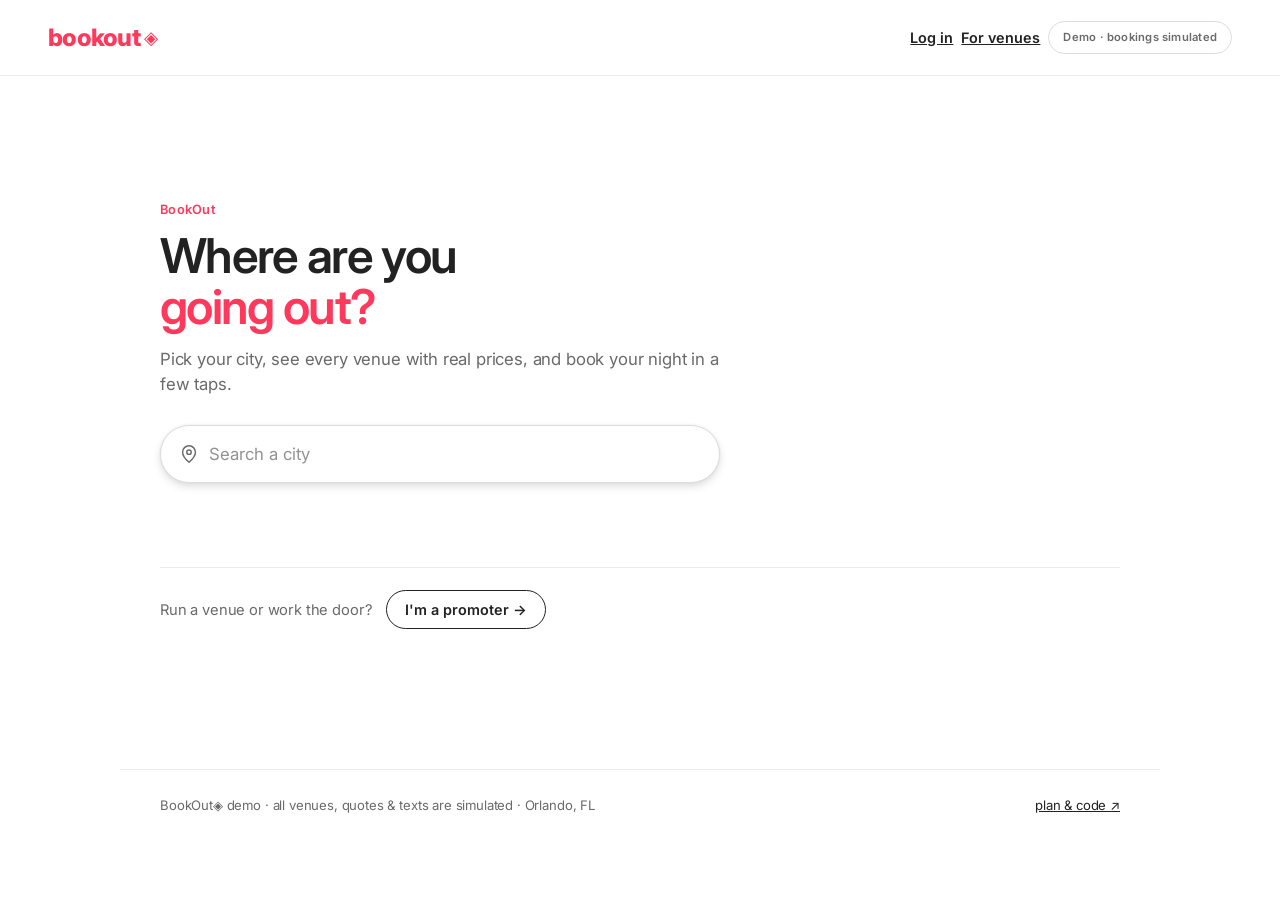
<file: index.html>
<!DOCTYPE html>
<html lang="en">
<head>
<meta charset="UTF-8" />
<meta name="viewport" content="width=device-width, initial-scale=1.0" />
<title>BookOut · book your night out</title>
<meta name="description" content="Browse Orlando clubs and venues with set prices, compare every place for your dates, pick your night, and book. The venue approves and you're in." />
<link rel="icon" href="data:image/svg+xml,<svg xmlns='http://www.w3.org/2000/svg' viewBox='0 0 100 100'><text y='.9em' font-size='90'>◈</text></svg>" />
<link rel="preconnect" href="https://fonts.googleapis.com" />
<link rel="preconnect" href="https://fonts.gstatic.com" crossorigin />
<link href="https://fonts.googleapis.com/css2?family=Inter:wght@400;500;600;700;800&display=swap" rel="stylesheet" />
<link rel="stylesheet" href="styles.css" />
</head>
<body>

<header class="topbar">
  <div class="logo" id="logoHome" role="button" tabindex="0" title="Start over">
    bookout<i>◈</i>
  </div>
  <div class="topbar-right">
    <button type="button" class="btn-textlink" id="btnGuestLogin">Log in</button>
    <button type="button" class="btn-textlink" id="btnForVenues">For venues</button>
    <span class="badge-demo">Demo · bookings simulated</span>
  </div>
</header>

<main id="app">

  <!-- ============ CITY PICKER (entry step) ============ -->
  <section class="screen" id="screen-city">
    <div class="city-screen">
      <p class="hero-kicker">BookOut</p>
      <h1 class="hero-title">Where are you<br /><em>going out?</em></h1>
      <p class="hero-sub">Pick your city, see every venue with real prices, and book your night in a few taps.</p>
      <div class="city-field">
        <svg class="city-pin" viewBox="0 0 24 24" aria-hidden="true"><path d="M12 21s-7-6-7-11a7 7 0 0114 0c0 5-7 11-7 11z" fill="none" stroke="currentColor" stroke-width="1.6"/><circle cx="12" cy="10" r="2.4" fill="none" stroke="currentColor" stroke-width="1.6"/></svg>
        <input type="text" id="cityInput" placeholder="Search a city" autocomplete="off" aria-label="City" />
        <div class="city-suggest hidden" id="citySuggest" role="listbox"></div>
      </div>
    </div>
    <div class="promoter-entry">
      <span>Run a venue or work the door?</span>
      <button type="button" class="btn-line" id="btnPromoterEntry">I'm a promoter →</button>
    </div>
  </section>

  <!-- ============ BROWSE (Airbnb-look) + BUILD REQUEST ============ -->
  <section class="screen hidden" id="screen-browse">

    <div class="search-zone">
      <div class="search-pill" id="searchPill">
        <button type="button" class="seg" id="segWhere">
          <b>Where</b><span class="setv" id="whereText">Orlando, FL</span>
        </button>
        <div class="seg-div"></div>
        <div class="seg-wrap">
          <button type="button" class="seg" id="whenPill" aria-haspopup="dialog" aria-controls="whenPop">
            <b>When</b><span id="whenLabel">Add dates</span>
          </button>
          <div class="when-pop hidden" id="whenPop" role="dialog" aria-label="Choose your dates">
            <div class="rc" id="rcCal"></div>
            <div class="when-foot">
              <button type="button" class="btn-textlink" id="whenClear">Clear</button>
              <button type="button" class="btn-primary" id="whenDone">Done</button>
            </div>
          </div>
          <input type="date" id="fDate" hidden />
        </div>
        <div class="seg-div"></div>
        <div class="seg-wrap">
          <button type="button" class="seg" id="segWho" aria-haspopup="dialog" aria-controls="whoPop">
            <b>Who</b><span id="whoText">Add guests</span>
          </button>
          <div class="when-pop who-pop hidden" id="whoPop" role="dialog" aria-label="How many guests">
            <div class="who-row">
              <div><b>Guests</b><small>Your whole group, big is fine</small></div>
              <div class="stepper">
                <button type="button" class="step-btn" id="whoMinus" aria-label="Fewer guests">-</button>
                <input type="number" id="fPartyNum" class="who-input" value="8" min="1" max="2000" inputmode="numeric" aria-label="Number of guests" />
                <button type="button" class="step-btn" id="whoPlus" aria-label="More guests">+</button>
              </div>
            </div>
            <div class="when-foot">
              <span class="who-hint">people, edit freely</span>
              <button type="button" class="btn-primary" id="whoDone">Done</button>
            </div>
          </div>
        </div>
        <button type="button" class="search-go" id="btnGo" aria-label="Search">
          <svg viewBox="0 0 24 24" aria-hidden="true"><circle cx="10.5" cy="10.5" r="6.5" fill="none" stroke="currentColor" stroke-width="2.6"/><path d="M15.5 15.5L21 21" stroke="currentColor" stroke-width="2.6" stroke-linecap="round"/></svg>
        </button>
      </div>
    </div>

    <div class="browse-tools">
      <div class="mode-toggle" id="typeToggle" role="tablist" aria-label="What to book">
        <button type="button" class="mode-opt active" data-filter="table" role="tab">Tables</button>
        <button type="button" class="mode-opt" data-filter="buyout" role="tab">Full venues</button>
      </div>
      <button type="button" class="btn-textlink compare-link" id="modeLink">Compare prices →</button>
    </div>

    <div id="bookRows">
      <section class="row">
        <div class="row-head">
          <h2 class="row-title" id="exploreTitle">Clubs and venues</h2>
        </div>
        <div class="explore-grid" id="exploreGrid"></div>
      </section>
    </div>

  </section>

  <!-- ============ COMPARE PRICES (instant, no quotes) ============ -->
  <section class="screen hidden" id="screen-compare">
    <button class="btn-back" data-back="browse">← Back to venues</button>
    <div class="cmp-head">
      <h1 class="screen-title" id="cmpTitle"></h1>
      <p class="screen-sub" id="cmpSub"></p>
      <div class="mode-toggle" id="cmpToggle" role="tablist" aria-label="What to compare">
        <button type="button" class="mode-opt" data-filter="table" role="tab">Tables</button>
        <button type="button" class="mode-opt" data-filter="buyout" role="tab">Full venues</button>
      </div>
    </div>
    <div class="cmp-list" id="cmpList"></div>
  </section>

  <!-- ============ VENUE DETAIL (book + approve) ============ -->
  <section class="screen hidden" id="screen-venue">
    <button class="btn-back" id="venueBack">← All venues</button>
    <div id="venueDetail"></div>
  </section>

  <!-- ============ BOOKED (club confirming) ============ -->
  <section class="screen hidden" id="screen-pending">
    <div class="pending" id="pendingCard"></div>
    <div class="pending-extras hidden" id="pendingExtras">
      <div class="extras card">
        <h3>Make it your night</h3>
        <p class="extras-sub">All optional. Add or change any of this while the club locks you in.</p>
        <div class="req-row">
          <label class="field">
            <span>Start time</span>
            <select id="fTime">
              <option>9:00 PM</option>
              <option selected>10:00 PM</option>
              <option>11:00 PM</option>
              <option>12:00 AM</option>
            </select>
          </label>
          <label class="field">
            <span>Occasion</span>
            <select id="fOccasion">
              <option>Birthday</option>
              <option>Bachelor / bachelorette</option>
              <option selected>Night out</option>
              <option>Corporate</option>
              <option>Celebration</option>
            </select>
          </label>
        </div>
        <div class="sign-field">
          <div class="sign-head"><span>LED table sign</span><em id="signCost"></em></div>
          <input type="text" id="signText" maxlength="28" placeholder='e.g. "Happy 21st Maya"' autocomplete="off" />
          <div class="sign-suggest">
            <input type="text" id="signName" maxlength="16" placeholder="Name, for ideas" autocomplete="off" />
            <button type="button" class="chip" id="signSuggest">
              <svg viewBox="0 0 24 24" aria-hidden="true"><path d="M12 3l1.9 4.9L19 9.8l-4.1 2.6L16 18l-4-3-4 3 1.1-5.6L5 9.8l5.1-1.9z" fill="currentColor"/></svg>
              AI ideas
            </button>
          </div>
          <div class="chips sign-chips hidden" id="signChips"></div>
          <p class="sign-fine">Shown on your table when you arrive. Ideas are canned in the demo; production uses Claude.</p>
        </div>
      </div>
      <div id="splitPending"></div>
    </div>
  </section>

  <!-- ============ CONFIRMATION ============ -->
  <section class="screen hidden" id="screen-confirm">
    <div class="confirm card">
      <div class="confirm-burst"><svg viewBox="0 0 24 24" aria-hidden="true"><path d="M5 12.5l4.5 4.5L19 7.5" fill="none" stroke="currentColor" stroke-width="2.4" stroke-linecap="round" stroke-linejoin="round"/></svg></div>
      <p class="confirm-kicker">Booked</p>
      <h2 id="confirmVenue"></h2>
      <p class="confirm-code">Confirmation <b id="confirmCode"></b></p>
      <div class="confirm-lines" id="confirmLines"></div>
      <div id="splitConfirm"></div>
      <p class="confirm-fine">A text confirmation was sent to your phone <em>(simulated)</em>. Your deposit is credited toward your bill at the venue. BookOut's 10% fee is paid by the venue, so you pay $0 in fees.</p>
      <button class="btn-primary btn-big" id="btnNewSearch">Plan another night</button>
    </div>
  </section>

  <!-- ============ PROMOTER LOGIN ============ -->
  <section class="screen hidden" id="screen-plogin">
    <div class="plogin">
      <div class="plogin-card card">
        <div class="p-brand">bookout<i>◈</i> <b>for venues</b></div>
        <h1 class="plogin-title">Bounce House management</h1>
        <p class="plogin-sub">Log in to run your venue: paid bookings, prices, and your calendar.</p>
        <label class="field"><span>Email</span>
          <input type="email" id="pEmail" value="manager@eatdrinkbounce.com" /></label>
        <label class="field"><span>Password</span>
          <input type="password" id="pPass" value="demo1234" /></label>
        <button class="btn-primary btn-big" id="pLogin">Log in</button>
        <button type="button" class="btn-textlink" id="pSkip">Skip for now (demo)</button>
        <p class="plogin-note">Demo login. No real account, nothing is stored or sent.</p>
        <button type="button" class="btn-textlink plogin-back" id="pBackCustomer">Not a promoter? Back to booking</button>
      </div>
    </div>
  </section>

  <!-- ============ PROMOTER DASHBOARD ============ -->
  <section class="screen hidden" id="screen-phome">
    <div class="p-topbar">
      <div class="p-brand">bookout<i>◈</i> <b>for venues</b></div>
      <div class="p-topbar-right">
        <span class="p-venue-name" id="pVenueName">Neon Garden</span>
        <button type="button" class="btn-textlink" id="pToCustomer">Customer app</button>
        <button type="button" class="btn-textlink" id="pResetDemo" title="Clear the live booking and all edits in every tab">Reset demo</button>
        <button type="button" class="btn-textlink" id="pLogout">Log out</button>
      </div>
    </div>
    <nav class="p-tabs" id="pTabs">
      <button type="button" class="p-tab on" data-pane="today">Today</button>
      <button type="button" class="p-tab" data-pane="calendar">Calendar</button>
      <button type="button" class="p-tab" data-pane="pricing">Pricing</button>
      <button type="button" class="p-tab" data-pane="earnings">Earnings</button>
      <button type="button" class="p-tab" data-pane="listing">Listing</button>
    </nav>
    <div class="p-body">

      <section class="p-pane on" id="ppane-today">
        <div class="p-greeting">
          <h1 id="pGreet">Welcome back</h1>
          <p>Here is what is coming in tonight.</p>
        </div>
        <div class="p-stats" id="pStats"></div>
        <h2 class="p-section">Incoming requests</h2>
        <div class="p-reqs" id="pReqs"></div>
        <h2 class="p-section">Recent bookings</h2>
        <div class="p-recent" id="pRecent"></div>
      </section>

      <section class="p-pane" id="ppane-calendar">
        <h2 class="p-section">Your calendar</h2>
        <p class="p-hint">Click a night to price it for a special event, pull items you're not offering, or add a one-off. Every other night keeps your base prices with automatic demand pricing.</p>
        <div class="p-datebox">
          <div class="p-cal" id="pCal"></div>
          <div class="p-night" id="pNight"></div>
        </div>
      </section>

      <section class="p-pane" id="ppane-pricing">
        <h2 class="p-section">Your prices</h2>
        <p class="p-hint">Base price per package for your club. Save a change and customers see it instantly, with nightly demand pricing on top.</p>
        <div class="p-pricing" id="pPricing"></div>
      </section>

      <section class="p-pane" id="ppane-earnings">
        <h2 class="p-section">Earnings</h2>
        <p class="p-hint">Sample numbers until payments go live: deposits land the next business day, and BookOut's 10% comes out of the deposit, never billed to you.</p>
        <div class="p-payout">
          <div><small>Next payout</small><b>$2,340</b><span>Tuesday · to Chase ····6821</span></div>
          <div><small>This month</small><b>$11,970</b><span>14 bookings · $1,330 in BookOut fees</span></div>
        </div>
        <div class="p-flow">
          <div><b>1 · Customer pays</b>Deposit charged the moment they book, card or Apple Pay.</div>
          <div><b>2 · You confirm</b>Decline and they're refunded instantly, no charge to anyone.</div>
          <div><b>3 · You get paid</b>Deposit minus 10% lands next business day. Balance settles at the venue.</div>
        </div>
        <h2 class="p-section">Recent payouts</h2>
        <table class="p-paytable">
          <thead><tr><th>Week</th><th>Bookings</th><th>Gross deposits</th><th>Fee</th><th>Payout</th><th></th></tr></thead>
          <tbody>
            <tr><td>Jul 13 to Jul 19</td><td>6</td><td><b>$2,600</b></td><td>$260</td><td><b>$2,340</b></td><td><span class="p-paidtag">On the way</span></td></tr>
            <tr><td>Jul 6 to Jul 12</td><td>5</td><td><b>$2,150</b></td><td>$215</td><td><b>$1,935</b></td><td><span class="p-paidtag">Paid</span></td></tr>
            <tr><td>Jun 29 to Jul 5</td><td>8</td><td><b>$4,300</b></td><td>$430</td><td><b>$3,870</b></td><td><span class="p-paidtag">Paid</span></td></tr>
            <tr><td>Jun 22 to Jun 28</td><td>4</td><td><b>$1,700</b></td><td>$170</td><td><b>$1,530</b></td><td><span class="p-paidtag">Paid</span></td></tr>
          </tbody>
        </table>
      </section>

      <section class="p-pane" id="ppane-listing">
        <h2 class="p-section">Your listing</h2>
        <p class="p-hint">What customers see on your BookOut page. Edits go live instantly.</p>
        <div class="p-photos">
          <div class="p-photo" style="background-image: url('https://eatdrinkbounce.com/wp-content/uploads/2022/02/TYPICAL-755-1024x683.jpg')"></div>
          <div class="p-photo" style="background-image: url('https://eatdrinkbounce.com/wp-content/uploads/2022/02/SliderInside.jpg')"></div>
          <div class="p-photo" style="background-image: url('https://eatdrinkbounce.com/wp-content/uploads/2022/02/SliderOutside.jpg')"></div>
          <button type="button" class="p-photo-add" id="pAddPhoto">+ Add photos</button>
        </div>
        <div class="p-lgrid">
          <label class="p-lfield"><span>Venue name</span><input type="text" value="Bounce House" /></label>
          <label class="p-lfield"><span>Neighborhood</span><input type="text" value="Oviedo, Orlando" /></label>
        </div>
        <label class="p-lfield"><span>Vibe tags</span><input type="text" value="Social house · Cocktails" /></label>
        <label class="p-lfield"><span>About your venue</span><textarea>Bounce House is a social house in Oviedo, known for refined cocktails and a room that fills up fast. Reserve a table or take the whole place.</textarea></label>
        <button type="button" class="btn-primary" id="pSaveListing">Save changes</button>
      </section>

    </div>
  </section>

</main>

<!-- ============ REQUEST TO BOOK MODAL (book + approve) ============ -->
<div class="modal-backdrop hidden" id="reqBackdrop">
  <div class="modal card" role="dialog" aria-modal="true">
    <button class="modal-x" id="reqClose">×</button>
    <p class="modal-kicker">Confirm and pay</p>
    <h3 id="reqVenue"></h3>
    <div class="book-lines" id="reqSummary"></div>
    <button class="btn-applepay" id="reqApplePay">
      <span id="apLabel">Book with</span>
      <svg class="ap-logo" viewBox="0 0 24 24" aria-hidden="true"><path d="M17.05 20.28c-.98.95-2.05.8-3.08.35-1.09-.46-2.09-.48-3.24 0-1.44.62-2.2.44-3.06-.35C2.79 15.25 3.51 7.59 9.05 7.31c1.35.07 2.29.74 3.08.8 1.18-.24 2.31-.93 3.57-.84 1.51.12 2.65.72 3.4 1.8-3.12 1.87-2.38 5.98.48 7.13-.57 1.5-1.31 2.99-2.54 4.09zM12.03 7.25c-.15-2.23 1.66-4.07 3.74-4.25.29 2.58-2.34 4.5-3.74 4.25z"/></svg><b class="ap-word">Pay</b>
    </button>
    <div class="pay-or"><span>or pay with card</span></div>
    <label class="field">
      <span>Card <em>(demo, not charged)</em></span>
      <input type="text" id="reqCard" value="4242 4242 4242 4242" readonly />
    </label>
    <button class="btn-primary btn-big" id="reqSubmit">Book this night <b id="reqDep"></b></button>
    <p class="modal-fine">Your deposit is charged now and credited toward your bill at the venue. The club locks in your booking on their end; in the rare case they can't host your night, you're refunded in full, instantly.</p>
  </div>
</div>

<!-- ============ GUEST LOG IN (demo: autofilled) ============ -->
<div class="modal-backdrop hidden" id="guestBackdrop">
  <div class="modal card" role="dialog" aria-modal="true">
    <button class="modal-x" id="guestClose">×</button>
    <p class="modal-kicker">Guest log in</p>
    <h3>Welcome back</h3>
    <label class="field"><span>Email</span>
      <input type="email" id="gEmail" value="live.test@gmail.com" /></label>
    <label class="field"><span>Password</span>
      <input type="password" id="gPass" value="demo1234" /></label>
    <button class="btn-primary btn-big" id="gLogin">Log in</button>
    <p class="modal-fine">Demo login, nothing is stored or sent. In production this is phone verification: a code by text, no password.</p>
  </div>
</div>

<!-- ============ ASK AI CHAT ============ -->
<div class="chat-backdrop hidden" id="chatBackdrop">
  <div class="chat card" role="dialog" aria-modal="true" aria-label="BookOut assistant">
    <div class="chat-head">
      <div class="chat-title">
        <span class="chat-avatar"><svg viewBox="0 0 24 24" aria-hidden="true"><path d="M12 3l1.9 4.9L19 9.8l-4.1 2.6L16 18l-4-3-4 3 1.1-5.6L5 9.8l5.1-1.9z" fill="currentColor"/></svg></span>
        <div>
          <b>BookOut Assistant</b>
          <span>Tell me your night, I'll get the quotes</span>
        </div>
      </div>
      <button class="chat-x" id="chatClose" aria-label="Close">×</button>
    </div>
    <div class="chat-log" id="chatLog"></div>
    <form class="chat-input" id="chatForm" autocomplete="off">
      <input type="text" id="chatText" placeholder="e.g. Saturday, 40 people, birthday, downtown, $5k" />
      <button type="submit" class="chat-send" id="chatSend" aria-label="Send">→</button>
    </form>
  </div>
</div>

<div class="toast hidden" id="toast"></div>

<footer class="foot">
  <span>BookOut◈ demo · all venues, quotes &amp; texts are simulated · Orlando, FL</span>
  <a href="https://github.com/Raz-Gits/Venue-Bookings-Collab-Emmett" target="_blank" rel="noopener">plan &amp; code ↗</a>
</footer>

<script src="app.js"></script>
</body>
</html>
</file>
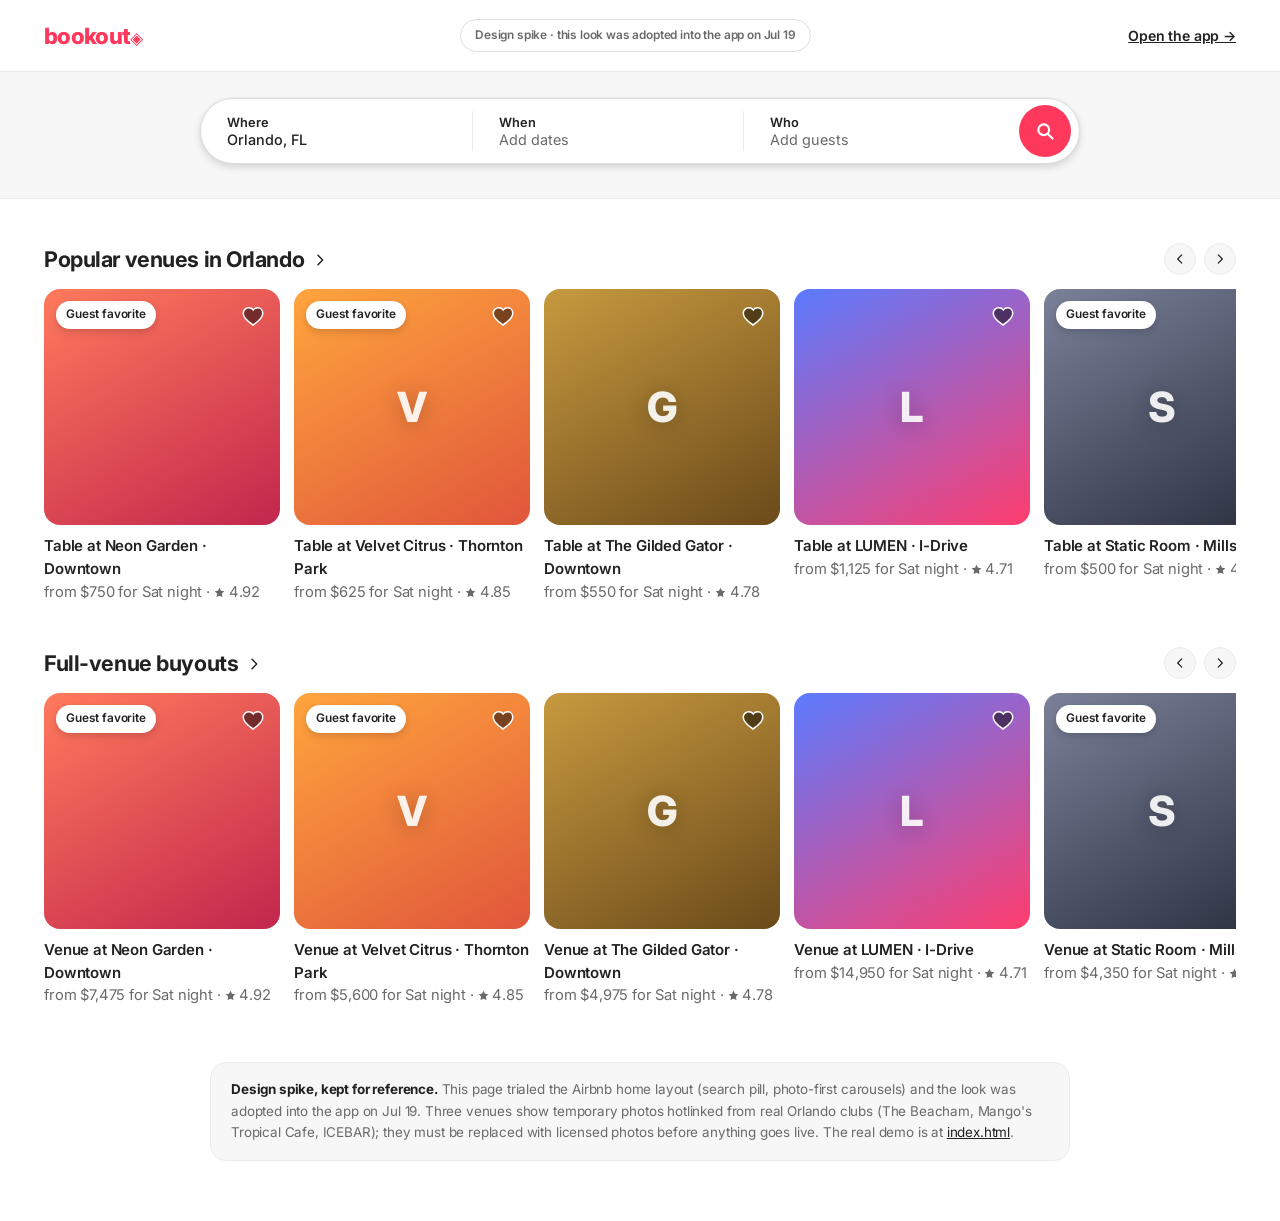
<file: preview-airbnb.html>
<!DOCTYPE html>
<html lang="en">
<head>
<meta charset="UTF-8" />
<meta name="viewport" content="width=device-width, initial-scale=1.0" />
<title>BookOut · Airbnb-look preview (design spike)</title>
<meta name="robots" content="noindex" />
<link rel="icon" href="data:image/svg+xml,<svg xmlns='http://www.w3.org/2000/svg' viewBox='0 0 100 100'><text y='.9em' font-size='90'>◈</text></svg>" />
<link rel="preconnect" href="https://fonts.googleapis.com" />
<link rel="preconnect" href="https://fonts.gstatic.com" crossorigin />
<link href="https://fonts.googleapis.com/css2?family=Inter:wght@400;500;600;700;800&display=swap" rel="stylesheet" />
<style>
/* ============================================================
   DESIGN SPIKE ONLY. A closer copy of the Airbnb home look
   (search pill + photo-first card carousels) so Raz can compare
   against the current app. Nothing here ships to the real app
   unless we decide to adopt it. Data + pricing helpers are
   duplicated from app.js on purpose; this page stands alone.
   ============================================================ */
:root {
  --canvas: #ffffff; --surface-soft: #f7f7f7; --surface-strong: #f2f2f2;
  --ink: #222222; --body: #3f3f3f; --muted: #6a6a6a; --muted-soft: #929292;
  --rausch: #ff385c; --rausch-active: #e00b41;
  --hairline: #dddddd; --hairline-soft: #ebebeb; --border-strong: #c1c1c1;
  --r-sm: 8px; --r-md: 16px; --r-full: 9999px;
  --shadow: rgba(0,0,0,0.02) 0 0 0 1px, rgba(0,0,0,0.04) 0 2px 6px 0, rgba(0,0,0,0.1) 0 4px 8px 0;
  --shadow-lg: rgba(0,0,0,0.04) 0 0 0 1px, rgba(0,0,0,0.12) 0 6px 20px 0;
  --font: "Inter", -apple-system, system-ui, "Helvetica Neue", sans-serif;
}
* { margin: 0; padding: 0; box-sizing: border-box; }
body { background: var(--canvas); color: var(--ink); font-family: var(--font); font-size: 16px; line-height: 1.5; letter-spacing: -0.01em; -webkit-font-smoothing: antialiased; }

/* top bar */
.topbar { position: sticky; top: 0; z-index: 50; display: flex; align-items: center; justify-content: space-between; gap: 12px; height: 72px; padding: 0 clamp(16px, 4vw, 44px); background: var(--canvas); border-bottom: 1px solid var(--hairline-soft); }
.logo { font-weight: 800; font-size: 1.4rem; letter-spacing: -0.03em; color: var(--rausch); }
.logo i { font-style: normal; font-size: 1.05rem; }
.preview-chip { font-size: 0.74rem; font-weight: 600; color: var(--muted); border: 1px solid var(--hairline); border-radius: var(--r-full); padding: 7px 14px; white-space: nowrap; }
.back-app { font-size: 0.88rem; font-weight: 600; color: var(--ink); text-decoration: underline; }
.back-app:hover { color: var(--rausch); }

/* the search pill */
.search-zone { padding: 26px clamp(16px, 4vw, 44px) 34px; border-bottom: 1px solid var(--hairline-soft); background: var(--surface-soft); }
.search-pill {
  position: relative;
  display: flex; align-items: stretch;
  width: min(880px, 100%); margin: 0 auto;
  background: var(--canvas);
  border: 1px solid var(--hairline);
  border-radius: var(--r-full);
  box-shadow: var(--shadow);
}
.seg { flex: 1; display: flex; flex-direction: column; justify-content: center; gap: 1px; text-align: left; padding: 13px 26px; background: none; border: 0; border-radius: var(--r-full); font-family: var(--font); cursor: pointer; min-width: 0; }
.seg:hover { background: var(--surface-strong); }
.seg b { font-size: 0.8rem; font-weight: 600; color: var(--ink); }
.seg span { font-size: 0.9rem; color: var(--muted); white-space: nowrap; overflow: hidden; text-overflow: ellipsis; }
.seg span.setv { color: var(--ink); font-weight: 500; }
.seg-div { width: 1px; background: var(--hairline-soft); margin: 12px 0; }
.search-go {
  align-self: center;
  width: 52px; height: 52px; margin: 6px 8px 6px 4px; flex-shrink: 0;
  display: grid; place-items: center;
  background: var(--rausch); color: #fff; border: 0; border-radius: 50%;
  cursor: pointer; transition: background 0.15s, transform 0.1s;
}
.search-go:hover { background: var(--rausch-active); }
.search-go:active { transform: scale(0.95); }
.search-go svg { width: 20px; height: 20px; }

/* popovers on the pill */
.pop { position: absolute; top: calc(100% + 12px); z-index: 60; background: var(--canvas); border: 1px solid var(--hairline); border-radius: var(--r-md); box-shadow: var(--shadow-lg); padding: 14px; animation: rise 0.18s both; }
.pop.hidden { display: none; }
#popWhen { left: 50%; transform: translateX(-50%); }
#popWho { right: 8px; width: 300px; }
@keyframes rise { from { opacity: 0; transform: translateY(8px); } to { opacity: 1; } }
#popWhen.pop { transform: translateX(-50%); }
@media (max-width: 700px) {
  .seg { padding: 11px 16px; }
  #popWhen { left: 0; transform: none; }
}
.pop-foot { display: flex; align-items: center; justify-content: space-between; gap: 14px; margin-top: 8px; padding-top: 10px; border-top: 1px solid var(--hairline-soft); }
.btn-textlink { font-family: var(--font); font-weight: 600; font-size: 0.88rem; color: var(--ink); background: none; border: 0; cursor: pointer; text-decoration: underline; }
.btn-mini { font-family: var(--font); font-weight: 600; font-size: 0.86rem; color: #fff; background: var(--rausch); border: 0; border-radius: var(--r-sm); padding: 9px 18px; cursor: pointer; }
.btn-mini:hover { background: var(--rausch-active); }

/* who stepper */
.who-row { display: flex; align-items: center; justify-content: space-between; gap: 14px; padding: 6px 2px; }
.who-row b { font-size: 0.92rem; font-weight: 600; }
.who-row small { display: block; color: var(--muted); font-weight: 400; font-size: 0.78rem; }
.stepper { display: flex; align-items: center; gap: 12px; }
.step-btn { width: 32px; height: 32px; display: grid; place-items: center; font-family: var(--font); font-size: 1.05rem; line-height: 1; color: var(--ink); background: var(--canvas); border: 1px solid var(--border-strong); border-radius: 50%; cursor: pointer; }
.step-btn:hover:not(:disabled) { border-color: var(--ink); }
.step-btn:disabled { opacity: 0.3; cursor: default; }
.step-qty { min-width: 22px; text-align: center; font-weight: 600; }

/* range calendar (same port of the React Aria RangeCalendar as the app) */
.rc { width: fit-content; }
.rc-head { display: flex; align-items: center; gap: 4px; padding-bottom: 4px; }
.rc-title { flex: 1; text-align: center; font-size: 0.9rem; font-weight: 600; color: var(--ink); }
.rc-nav { width: 36px; height: 36px; display: grid; place-items: center; background: none; border: 0; border-radius: var(--r-sm); color: var(--muted); cursor: pointer; transition: background 0.15s, color 0.15s; }
.rc-nav:hover:not(:disabled) { background: var(--surface-soft); color: var(--ink); }
.rc-nav:disabled { opacity: 0.3; cursor: default; }
.rc-nav svg { display: block; }
.rc-grid { display: grid; grid-template-columns: repeat(7, 36px); }
.rc-dow span { height: 32px; display: grid; place-items: center; font-size: 0.72rem; font-weight: 500; color: var(--muted-soft); }
.rc-cell { position: relative; width: 36px; height: 36px; display: grid; place-items: center; font-family: var(--font); font-size: 0.85rem; color: var(--ink); background: none; border: 1px solid transparent; border-radius: var(--r-sm); cursor: pointer; padding: 0; transition: color 0.15s, background-color 0.15s, border-radius 0.15s; }
.rc-cell.empty, .rc-cell.disabled { pointer-events: none; }
.rc-cell.disabled { opacity: 0.3; }
.rc-cell:hover:not(.sel):not(.mid) { background: var(--surface-soft); }
.rc-cell.sel { background: var(--ink); color: #fff; }
.rc-cell.sel.capped.start { border-radius: var(--r-sm) 0 0 var(--r-sm); }
.rc-cell.sel.capped.end { border-radius: 0 var(--r-sm) var(--r-sm) 0; }
.rc-cell.mid { background: var(--surface-soft); border-radius: 0; }
.rc-cell.today::after { content: ""; position: absolute; bottom: 4px; left: 50%; transform: translateX(-50%); width: 3px; height: 3px; border-radius: 50%; background: var(--ink); }
.rc-cell.today.sel::after { background: #fff; }

/* card rows */
main { max-width: 1560px; margin: 0 auto; padding: 10px clamp(16px, 4vw, 44px) 60px; }
.row { margin-top: 34px; }
.row-head { display: flex; align-items: center; gap: 10px; margin-bottom: 14px; }
.row-title { display: flex; align-items: center; gap: 8px; font-weight: 700; font-size: 1.35rem; letter-spacing: -0.02em; color: var(--ink); text-decoration: none; }
.row-title svg { width: 16px; height: 16px; margin-top: 2px; }
.row-nav { margin-left: auto; display: flex; gap: 8px; }
.row-nav button { width: 32px; height: 32px; display: grid; place-items: center; background: var(--surface-soft); border: 1px solid var(--hairline-soft); border-radius: 50%; color: var(--ink); cursor: pointer; transition: box-shadow 0.15s, background 0.15s; }
.row-nav button:hover { background: var(--canvas); box-shadow: var(--shadow); }
.row-nav svg { width: 14px; height: 14px; }
.cards { display: flex; gap: 14px; overflow-x: auto; scroll-behavior: smooth; padding-bottom: 10px; scrollbar-width: none; }
.cards::-webkit-scrollbar { display: none; }
.pcard { flex: 0 0 236px; cursor: pointer; }
.pcard-photo { position: relative; aspect-ratio: 1 / 1; border-radius: var(--r-md); overflow: hidden; background-size: cover; background-position: center; }
.pcard-fav { position: absolute; top: 12px; left: 12px; font-size: 0.74rem; font-weight: 600; color: var(--ink); background: var(--canvas); border-radius: var(--r-full); padding: 5px 10px; box-shadow: var(--shadow); }
.pcard-heart { position: absolute; top: 10px; right: 10px; width: 34px; height: 34px; display: grid; place-items: center; background: none; border: 0; cursor: pointer; padding: 0; }
.pcard-heart svg { width: 24px; height: 24px; fill: rgba(0,0,0,0.5); stroke: #fff; stroke-width: 2; transition: fill 0.15s, transform 0.12s; }
.pcard-heart.on svg { fill: var(--rausch); }
.pcard-heart:active svg { transform: scale(0.85); }
.pcard-glyph { position: absolute; inset: 0; display: grid; place-items: center; font-weight: 800; font-size: 2.6rem; color: rgba(255,255,255,0.9); text-shadow: 0 2px 20px rgba(0,0,0,0.25); }
.pcard-name { margin-top: 10px; font-weight: 600; font-size: 0.94rem; }
.pcard-sub { color: var(--muted); font-size: 0.92rem; }
.pcard-sub .star { display: inline-block; width: 11px; height: 11px; fill: var(--muted); vertical-align: -1px; }

/* footer note */
.note { margin: 46px auto 0; max-width: 860px; padding: 16px 20px; border: 1px solid var(--hairline-soft); border-radius: var(--r-md); background: var(--surface-soft); color: var(--muted); font-size: 0.84rem; line-height: 1.6; }
.note b { color: var(--ink); }
.note a { color: var(--ink); }
</style>
</head>
<body>

<header class="topbar">
  <div class="logo">bookout<i>◈</i></div>
  <span class="preview-chip">Design spike · this look was adopted into the app on Jul 19</span>
  <a class="back-app" href="index.html">Open the app →</a>
</header>

<div class="search-zone">
  <div class="search-pill" id="searchPill">
    <button type="button" class="seg" id="segWhere">
      <b>Where</b><span class="setv">Orlando, FL</span>
    </button>
    <div class="seg-div"></div>
    <button type="button" class="seg" id="segWhen">
      <b>When</b><span id="whenText">Add dates</span>
    </button>
    <div class="seg-div"></div>
    <button type="button" class="seg" id="segWho">
      <b>Who</b><span id="whoText">Add guests</span>
    </button>
    <button type="button" class="search-go" id="btnGo" aria-label="Search">
      <svg viewBox="0 0 24 24" aria-hidden="true"><circle cx="10.5" cy="10.5" r="6.5" fill="none" stroke="currentColor" stroke-width="2.6"/><path d="M15.5 15.5L21 21" stroke="currentColor" stroke-width="2.6" stroke-linecap="round"/></svg>
    </button>

    <div class="pop hidden" id="popWhen" role="dialog" aria-label="Choose your dates">
      <div class="rc" id="rcCal"></div>
      <div class="pop-foot">
        <button type="button" class="btn-textlink" id="whenClear">Clear</button>
        <button type="button" class="btn-mini" id="whenDone">Done</button>
      </div>
    </div>

    <div class="pop hidden" id="popWho" role="dialog" aria-label="How many guests">
      <div class="who-row">
        <div><b>Guests</b><small>Your whole group</small></div>
        <div class="stepper">
          <button type="button" class="step-btn" id="whoMinus">-</button>
          <b class="step-qty" id="whoQty">8</b>
          <button type="button" class="step-btn" id="whoPlus">+</button>
        </div>
      </div>
      <div class="pop-foot">
        <span></span>
        <button type="button" class="btn-mini" id="whoDone">Done</button>
      </div>
    </div>
  </div>
</div>

<main>
  <section class="row">
    <div class="row-head">
      <a class="row-title" href="#">Popular venues in Orlando
        <svg viewBox="0 0 24 24" aria-hidden="true"><path d="M9 5l7 7-7 7" fill="none" stroke="currentColor" stroke-width="2.2" stroke-linecap="round" stroke-linejoin="round"/></svg>
      </a>
      <div class="row-nav">
        <button type="button" data-scroll="-1" data-row="rowTables" aria-label="Scroll back"><svg viewBox="0 0 24 24"><path d="M15 5l-7 7 7 7" fill="none" stroke="currentColor" stroke-width="2.2" stroke-linecap="round" stroke-linejoin="round"/></svg></button>
        <button type="button" data-scroll="1" data-row="rowTables" aria-label="Scroll forward"><svg viewBox="0 0 24 24"><path d="M9 5l7 7-7 7" fill="none" stroke="currentColor" stroke-width="2.2" stroke-linecap="round" stroke-linejoin="round"/></svg></button>
      </div>
    </div>
    <div class="cards" id="rowTables"></div>
  </section>

  <section class="row">
    <div class="row-head">
      <a class="row-title" href="#">Full-venue buyouts
        <svg viewBox="0 0 24 24" aria-hidden="true"><path d="M9 5l7 7-7 7" fill="none" stroke="currentColor" stroke-width="2.2" stroke-linecap="round" stroke-linejoin="round"/></svg>
      </a>
      <div class="row-nav">
        <button type="button" data-scroll="-1" data-row="rowBuyouts" aria-label="Scroll back"><svg viewBox="0 0 24 24"><path d="M15 5l-7 7 7 7" fill="none" stroke="currentColor" stroke-width="2.2" stroke-linecap="round" stroke-linejoin="round"/></svg></button>
        <button type="button" data-scroll="1" data-row="rowBuyouts" aria-label="Scroll forward"><svg viewBox="0 0 24 24"><path d="M9 5l7 7-7 7" fill="none" stroke="currentColor" stroke-width="2.2" stroke-linecap="round" stroke-linejoin="round"/></svg></button>
      </div>
    </div>
    <div class="cards" id="rowBuyouts"></div>
  </section>

  <p class="note">
    <b>Design spike, kept for reference.</b> This page trialed the Airbnb home layout (search pill, photo-first carousels) and the look was adopted into the app on Jul 19. Three venues show temporary photos hotlinked from real Orlando clubs (The Beacham, Mango's Tropical Cafe, ICEBAR); they must be replaced with licensed photos before anything goes live. The real demo is at <a href="index.html">index.html</a>.
  </p>
</main>

<script>
"use strict";
/* Design spike. Venue data + pricing helpers duplicated from app.js on
   purpose so this page stands alone and never touches the real app. */

const VENUES = [
  { id: "neon",     name: "Neon Garden",     area: "Downtown",      band: [600, 1200],  buyout: [6000, 9000],   g: ["#ff7a5c", "#c2264d"], glyph: "N", rating: 4.92, fav: true },
  { id: "velvet",   name: "Velvet Citrus",   area: "Thornton Park", band: [500, 900],   buyout: [4500, 7000],   g: ["#ffa53d", "#e0563b"], glyph: "V", rating: 4.85, fav: true },
  { id: "gator",    name: "The Gilded Gator", area: "Downtown",      band: [450, 850],   buyout: [4000, 6500],   g: ["#c79a3f", "#6b4a1a"], glyph: "G", rating: 4.78, fav: false },
  { id: "lumen",    name: "LUMEN",           area: "I-Drive",       band: [900, 2000],  buyout: [12000, 18000], g: ["#5b7bff", "#ff3d6e"], glyph: "L", rating: 4.71, fav: false },
  { id: "static",   name: "Static Room",     area: "Mills 50",      band: [400, 800],   buyout: [3500, 6000],   g: ["#7a8199", "#2b3040"], glyph: "S", rating: 4.88, fav: true },
  { id: "palma",    name: "Palma Social",    area: "Downtown",      band: [550, 1000],  buyout: [5000, 8000],   g: ["#ff8a4d", "#b02063"], glyph: "P", rating: 4.83, fav: false },
  { id: "seven",    name: "Skyline SEVEN",   area: "Downtown",      band: [700, 1400],  buyout: [7000, 11000],  g: ["#3fd0c2", "#2a5b8f"], glyph: "7", rating: 4.95, fav: true },
  { id: "wax",      name: "Basement Wax",    area: "Mills 50",      band: [300, 600],   buyout: [2500, 4500],   g: ["#e0563b", "#5c1f3a"], glyph: "W", rating: 4.90, fav: true },
  { id: "meridian", name: "Club Meridian",   area: "I-Drive",       band: [800, 1600],  buyout: [9000, 14000],  g: ["#ffc23d", "#e0563b"], glyph: "M", rating: 4.76, fav: false },
];

// TEMP real photos, same three stand-ins as the app (see TEMP_REAL_PHOTOS in app.js)
const PHOTOS = {
  neon: "https://lirp.cdn-website.com/4eb3478d/dms3rep/multi/opt/beacham-home-hero-1-1920w.png",
  palma: "https://cdn.prod.website-files.com/67ee7f2c25ba2cfc9ac41648/67ee7f2c25ba2cfc9ac41816_Mango_s-Orlando-dinner-8-3-2025-_smaller.avif",
  meridian: "https://icebarorlando.com/bc/wp-content/uploads/home-hero-ice-landscape.png",
};

/* pricing (duplicated from app.js) */
const roundTo = (n, step) => Math.round(n / step) * step;
const usd = new Intl.NumberFormat("en-US", { style: "currency", currency: "USD", maximumFractionDigits: 0 });
function isoOf(dt) { const y = dt.getFullYear(), m = String(dt.getMonth() + 1).padStart(2, "0"), d = String(dt.getDate()).padStart(2, "0"); return `${y}-${m}-${d}`; }
function weekWobble(iso) { const [y, m, d] = iso.split("-").map(Number); const wk = Math.floor(Date.UTC(y, m - 1, d) / (7 * 864e5)); const s = Math.sin(wk * 12.9898) * 43758.5453; return 0.94 + (s - Math.floor(s)) * 0.12; }
function daysOut(iso) { const [y, m, d] = iso.split("-").map(Number); const n = new Date(); return Math.round((Date.UTC(y, m - 1, d) - Date.UTC(n.getFullYear(), n.getMonth(), n.getDate())) / 864e5); }
function earlyBirdFactor(iso) { const out = daysOut(iso); return 1 - (out <= 0 ? 0 : Math.min(0.18, out * 0.006)); }
function busyFactor(iso) { const [y, m, d] = iso.split("-").map(Number); const wd = new Date(y, m - 1, d).getDay(); const base = (wd === 5 || wd === 6) ? 1.28 : wd === 4 ? 1.08 : wd === 0 ? 1.00 : 0.82; return base * weekWobble(iso); }
function demandFactor(iso) { return busyFactor(iso) * earlyBirdFactor(iso); }
function priceFor(base, iso) { return roundTo(base * demandFactor(iso), 25); }
function fmtShort(iso) { const [y, m, d] = iso.split("-").map(Number); return new Date(y, m - 1, d).toLocaleDateString("en-US", { month: "short", day: "numeric" }); }

const $ = (id) => document.getElementById(id);
const nextSat = (() => { const d = new Date(); d.setDate(d.getDate() + ((6 - d.getDay() + 7) % 7 || 7)); return isoOf(d); })();
const state = { start: null, end: null, guests: 8 };

/* which night to price on the cards: your range start, else next Saturday */
function cardNight() { return state.start || nextSat; }
function nightWord() { const iso = cardNight(); const [y, m, d] = iso.split("-").map(Number); return new Date(y, m - 1, d).toLocaleDateString("en-US", { weekday: "short" }); }

const star = `<svg class="star" viewBox="0 0 16 16" aria-hidden="true"><path d="M8 1l2.2 4.5 4.8.7-3.5 3.4.8 4.9L8 12.7 3.7 14.5l.8-4.9L1 6.2l4.8-.7z"/></svg>`;

function card(v, type) {
  const base = type === "buyout" ? v.buyout[0] : v.band[0];
  const price = priceFor(base, cardNight());
  const bg = PHOTOS[v.id]
    ? `background-image:url('${PHOTOS[v.id]}'),linear-gradient(150deg,${v.g[0]},${v.g[1]})`
    : `background-image:linear-gradient(150deg,${v.g[0]},${v.g[1]})`;
  return `<article class="pcard">
    <div class="pcard-photo" style="${bg}">
      ${PHOTOS[v.id] ? "" : `<span class="pcard-glyph">${v.glyph}</span>`}
      ${v.fav ? `<span class="pcard-fav">Guest favorite</span>` : ""}
      <button type="button" class="pcard-heart" aria-label="Save ${v.name}"><svg viewBox="0 0 32 32"><path d="M16 28C7.9 22.7 3 17.9 3 12.4 3 8.3 6.3 5 10.4 5c2.4 0 4.6 1.1 6 2.9C17.7 6.1 19.9 5 22.3 5 26.4 5 29 8.3 29 12.4c0 5.5-4.9 10.3-13 15.6z"/></svg></button>
    </div>
    <div class="pcard-name">${type === "buyout" ? "Venue" : "Table"} at ${v.name} · ${v.area}</div>
    <div class="pcard-sub">from ${usd.format(price)} for ${nightWord()} night · ${star} ${v.rating.toFixed(2)}</div>
  </article>`;
}

function renderRows() {
  $("rowTables").innerHTML = VENUES.map((v) => card(v, "table")).join("");
  $("rowBuyouts").innerHTML = VENUES.map((v) => card(v, "buyout")).join("");
  document.querySelectorAll(".pcard-heart").forEach((h) =>
    h.addEventListener("click", (e) => { e.stopPropagation(); h.classList.toggle("on"); })
  );
}

/* row scroll chevrons */
document.querySelectorAll(".row-nav button").forEach((b) =>
  b.addEventListener("click", () => {
    const row = $(b.dataset.row);
    row.scrollBy({ left: Number(b.dataset.scroll) * (row.clientWidth - 100), behavior: "smooth" });
  })
);

/* popover plumbing */
function toggle(pop, others) {
  others.forEach((o) => $(o).classList.add("hidden"));
  $(pop).classList.toggle("hidden");
}
$("segWhen").addEventListener("click", (e) => { e.stopPropagation(); toggle("popWhen", ["popWho"]); renderRC(); });
$("segWho").addEventListener("click", (e) => { e.stopPropagation(); toggle("popWho", ["popWhen"]); });
$("segWhere").addEventListener("click", () => {});
document.addEventListener("click", (e) => {
  if (!e.target.closest(".search-pill")) { $("popWhen").classList.add("hidden"); $("popWho").classList.add("hidden"); }
});
$("popWhen").addEventListener("click", (e) => e.stopPropagation());
$("popWho").addEventListener("click", (e) => e.stopPropagation());
$("whenDone").addEventListener("click", () => $("popWhen").classList.add("hidden"));
$("whoDone").addEventListener("click", () => $("popWho").classList.add("hidden"));
$("whenClear").addEventListener("click", () => { state.start = null; state.end = null; syncWhen(); renderRC(); renderRows(); });

$("whoMinus").addEventListener("click", () => { state.guests = Math.max(1, state.guests - 1); syncWho(); });
$("whoPlus").addEventListener("click", () => { state.guests = Math.min(2000, state.guests + 1); syncWho(); });
function syncWho() { $("whoQty").textContent = state.guests; $("whoText").textContent = `${state.guests} guests`; $("whoText").classList.add("setv"); }

function syncWhen() {
  const t = $("whenText");
  t.classList.toggle("setv", !!state.start);
  t.textContent = !state.start ? "Add dates"
    : !state.end ? `${fmtShort(state.start)} · pick an end`
    : state.start === state.end ? fmtShort(state.start)
    : `${fmtShort(state.start)} to ${fmtShort(state.end)}`;
}

$("btnGo").addEventListener("click", () => {
  document.querySelector(".row").scrollIntoView({ behavior: "smooth", block: "start" });
});

/* range calendar (same port of the React Aria RangeCalendar as app.js) */
const DOW_NARROW = ["S", "M", "T", "W", "T", "F", "S"];
const CHEV_L = `<svg viewBox="0 0 16 16" width="16" height="16" aria-hidden="true"><path d="M10 3L5.5 8 10 13" fill="none" stroke="currentColor" stroke-width="1.8" stroke-linecap="round" stroke-linejoin="round"/></svg>`;
const CHEV_R = `<svg viewBox="0 0 16 16" width="16" height="16" aria-hidden="true"><path d="M6 3l4.5 5L6 13" fill="none" stroke="currentColor" stroke-width="1.8" stroke-linecap="round" stroke-linejoin="round"/></svg>`;
let rcY, rcM;
{ const t = new Date(); rcY = t.getFullYear(); rcM = t.getMonth(); }

function renderRC() {
  const el = $("rcCal");
  const todayIso = isoOf(new Date());
  const startWd = new Date(rcY, rcM, 1).getDay();
  const days = new Date(rcY, rcM + 1, 0).getDate();
  const n = new Date();
  const atMin = rcY < n.getFullYear() || (rcY === n.getFullYear() && rcM <= n.getMonth());
  const atMax = new Date(rcY, rcM, 1) >= new Date(n.getFullYear(), n.getMonth() + 6, 1);

  let cells = "";
  for (let i = 0; i < startWd; i++) cells += `<span class="rc-cell empty"></span>`;
  for (let d = 1; d <= days; d++) {
    const iso = isoOf(new Date(rcY, rcM, d));
    const past = iso < todayIso;
    const isStart = state.start === iso, isEnd = state.end === iso;
    const capped = state.start && state.end && state.start !== state.end;
    const cls = ["rc-cell", past ? "disabled" : "",
      isStart || isEnd ? "sel" : "", isStart ? "start" : "", isEnd ? "end" : "",
      capped && (isStart || isEnd) ? "capped" : "",
      state.start && state.end && iso > state.start && iso < state.end ? "mid" : "",
      iso === todayIso ? "today" : ""].filter(Boolean).join(" ");
    cells += past ? `<span class="${cls}">${d}</span>` : `<button type="button" class="${cls}" data-iso="${iso}">${d}</button>`;
  }

  el.innerHTML = `
    <header class="rc-head">
      <button type="button" class="rc-nav" data-rc="prev" ${atMin ? "disabled" : ""} aria-label="Previous month">${CHEV_L}</button>
      <b class="rc-title">${new Date(rcY, rcM, 1).toLocaleDateString("en-US", { month: "long", year: "numeric" })}</b>
      <button type="button" class="rc-nav" data-rc="next" ${atMax ? "disabled" : ""} aria-label="Next month">${CHEV_R}</button>
    </header>
    <div class="rc-grid rc-dow">${DOW_NARROW.map((x) => `<span>${x}</span>`).join("")}</div>
    <div class="rc-grid">${cells}</div>`;

  el.querySelector('[data-rc="prev"]').addEventListener("click", () => { rcM--; if (rcM < 0) { rcM = 11; rcY--; } renderRC(); });
  el.querySelector('[data-rc="next"]').addEventListener("click", () => { rcM++; if (rcM > 11) { rcM = 0; rcY++; } renderRC(); });
  el.querySelectorAll(".rc-cell[data-iso]").forEach((b) => b.addEventListener("click", () => {
    const iso = b.dataset.iso;
    if (!state.start || state.end) { state.start = iso; state.end = null; }
    else if (iso < state.start) { state.start = iso; state.end = null; }
    else { state.end = iso; }
    syncWhen(); renderRC(); renderRows(); // card prices follow your dates
  }));
}

renderRows();
</script>
</body>
</html>
</file>
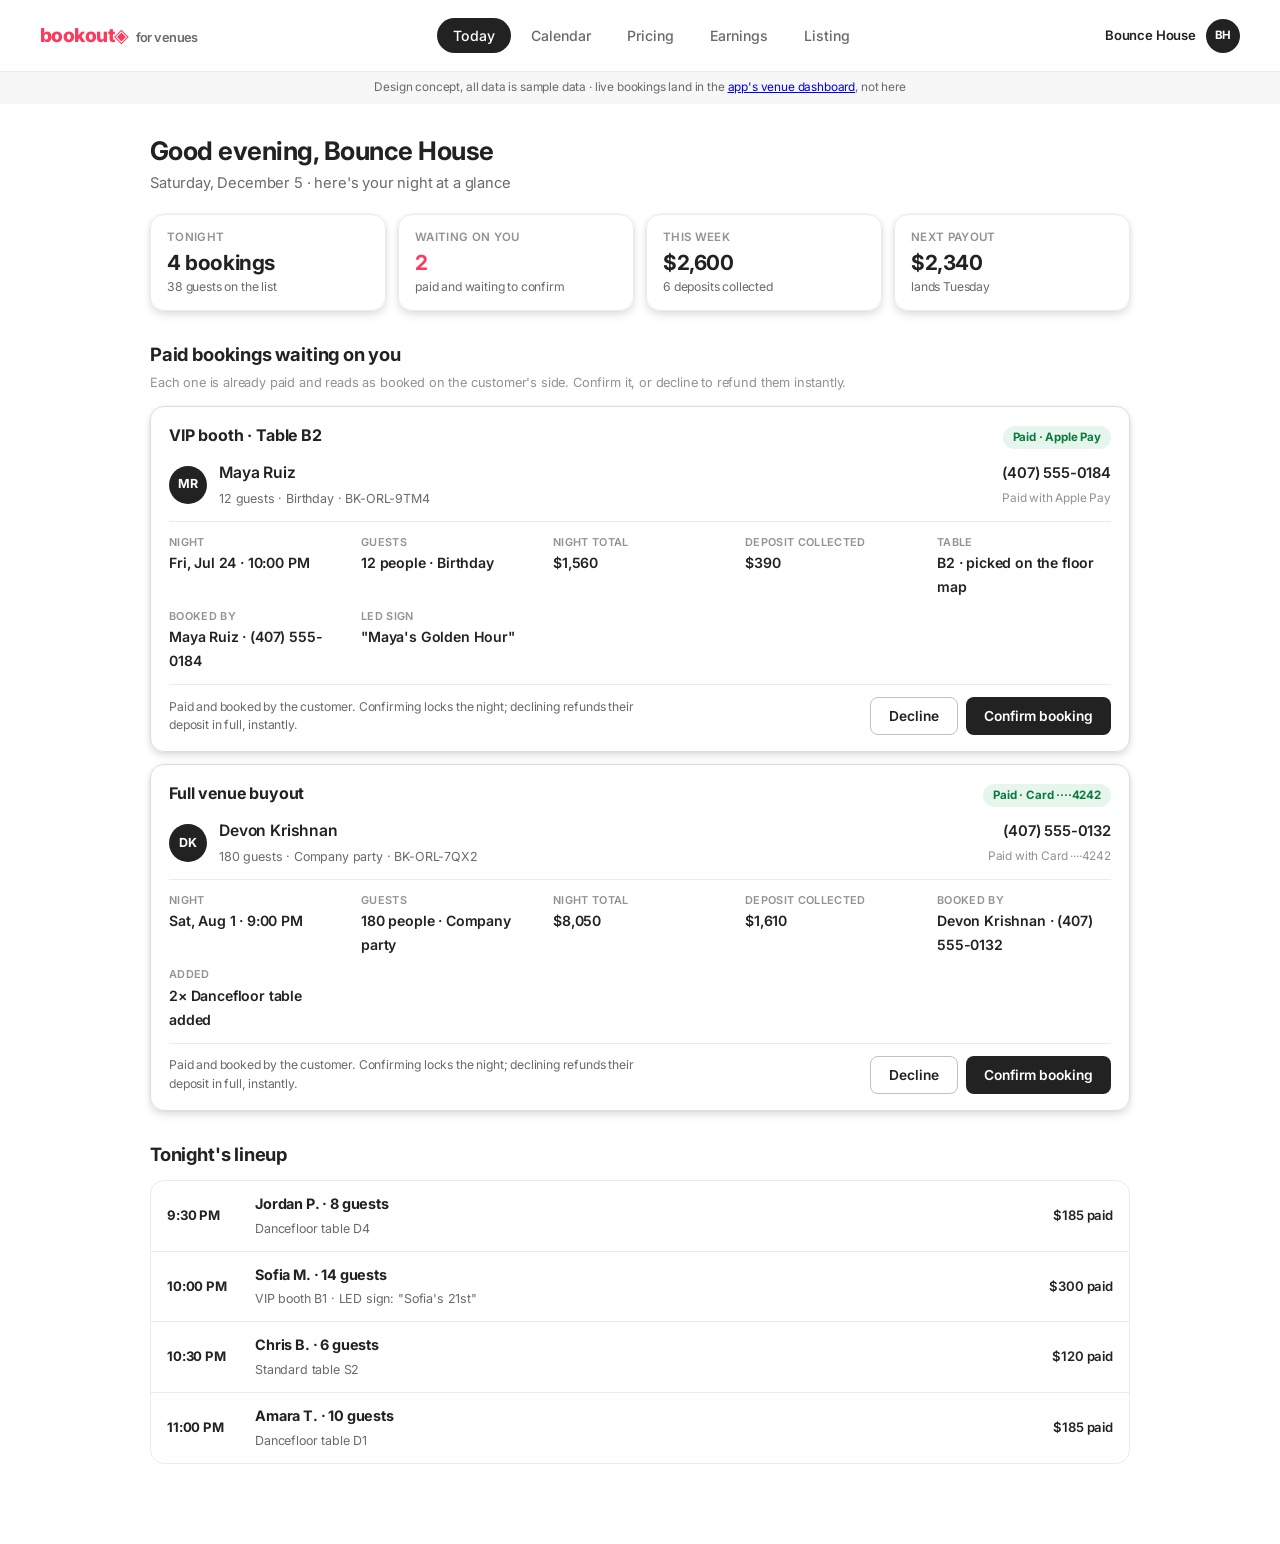
<file: promoter.html>
<!doctype html>
<html lang="en">
<head>
<meta charset="utf-8" />
<meta name="viewport" content="width=device-width, initial-scale=1" />
<title>BookOut for venues · Portal preview</title>
<link rel="preconnect" href="https://fonts.googleapis.com" />
<link rel="preconnect" href="https://fonts.gstatic.com" crossorigin />
<link href="https://fonts.googleapis.com/css2?family=Inter:wght@400;500;600;700;800&display=swap" rel="stylesheet" />
<link rel="stylesheet" href="styles.css" />
<style>
/* ============================================================
   BOOKOUT · venue portal preview (standalone, all data simulated)
   Same design language as the customer app: white canvas, one
   Rausch accent, Inter, soft radii, single shadow tier.
   ============================================================ */
.vp-topbar {
  position: sticky; top: 0; z-index: 80;
  display: flex; align-items: center; justify-content: space-between; gap: 16px;
  height: 72px; padding: 0 clamp(16px, 4vw, 40px);
  background: var(--canvas); border-bottom: 1px solid var(--hairline-soft);
}
.vp-brand { font-weight: 800; font-size: 1.2rem; letter-spacing: -0.03em; color: var(--rausch); white-space: nowrap; }
.vp-brand i { font-style: normal; }
.vp-brand b { font-weight: 600; font-size: 0.8rem; color: var(--muted); margin-left: 4px; }
.vp-tabs { display: flex; gap: 4px; }
.vp-tab {
  font-family: var(--font); font-size: 0.88rem; font-weight: 500; color: var(--muted);
  background: none; border: 0; border-radius: var(--r-full);
  padding: 9px 16px; cursor: pointer; transition: background 0.15s, color 0.15s;
}
.vp-tab:hover { background: var(--surface-soft); color: var(--ink); }
.vp-tab.on { background: var(--ink); color: #fff; }
.vp-id { display: flex; align-items: center; gap: 10px; }
.vp-id small { font-size: 0.82rem; font-weight: 600; color: var(--ink); }
.vp-avatar {
  width: 34px; height: 34px; border-radius: var(--r-full);
  display: grid; place-items: center;
  background: var(--ink); color: #fff; font-size: 0.72rem; font-weight: 700;
}
.vp-demo-note {
  text-align: center; font-size: 0.74rem; color: var(--muted);
  background: var(--surface-soft); padding: 7px 16px;
}
.vp-body { max-width: 1060px; margin: 0 auto; padding: 28px clamp(16px, 4vw, 40px) 80px; }
.vp-pane { display: none; }
.vp-pane.on { display: block; }
.vp-greet h1 { font-size: 1.6rem; font-weight: 700; letter-spacing: -0.02em; }
.vp-greet p { color: var(--muted); font-size: 0.92rem; margin-top: 2px; }
.vp-h2 { font-size: 1.15rem; font-weight: 700; letter-spacing: -0.01em; margin: 30px 0 12px; }
.vp-hint { font-size: 0.8rem; color: var(--muted-soft); margin: -8px 0 14px; }

/* stat cards */
.vp-stats { display: grid; grid-template-columns: repeat(auto-fit, minmax(180px, 1fr)); gap: 12px; margin-top: 20px; }
.vp-stat { border: 1px solid var(--hairline-soft); border-radius: var(--r-md); padding: 14px 16px; box-shadow: var(--shadow); }
.vp-stat small { display: block; font-size: 0.72rem; font-weight: 600; letter-spacing: 0.03em; text-transform: uppercase; color: var(--muted-soft); }
.vp-stat b { font-size: 1.3rem; font-weight: 700; letter-spacing: -0.02em; }
.vp-stat span { display: block; font-size: 0.76rem; color: var(--muted); }
.vp-stat.hot b { color: var(--rausch); }

/* request cards */
.vp-req {
  border: 1px solid var(--hairline); border-radius: var(--r-md);
  padding: 16px 18px; margin-bottom: 12px; box-shadow: var(--shadow);
  transition: opacity 0.3s;
}
.vp-req-top { display: flex; align-items: baseline; justify-content: space-between; gap: 12px; flex-wrap: wrap; }
.vp-req-top b { font-size: 1rem; }
.vp-req-top .vp-paid { font-size: 0.72rem; font-weight: 700; color: #0a7a3d; background: #e7f6ed; border-radius: var(--r-full); padding: 3px 10px; }
.vp-req-grid { display: grid; grid-template-columns: repeat(auto-fit, minmax(150px, 1fr)); gap: 10px 18px; margin: 12px 0; }
.vp-cell small { display: block; font-size: 0.68rem; font-weight: 600; letter-spacing: 0.03em; text-transform: uppercase; color: var(--muted-soft); }
.vp-cell b { font-size: 0.88rem; font-weight: 600; }
.vp-req-foot { display: flex; align-items: center; justify-content: space-between; gap: 12px; flex-wrap: wrap; border-top: 1px solid var(--hairline-soft); padding-top: 12px; }
.vp-req-foot p { font-size: 0.76rem; color: var(--muted); max-width: 480px; }
.vp-req-btns { display: flex; gap: 8px; }
.vp-confirm {
  font-family: var(--font); font-weight: 600; font-size: 0.86rem; color: #fff;
  background: var(--ink); border: 0; border-radius: var(--r-sm); padding: 10px 18px; cursor: pointer;
}
.vp-confirm:hover { background: #000; }
.vp-decline {
  font-family: var(--font); font-weight: 600; font-size: 0.86rem; color: var(--ink);
  background: none; border: 1px solid var(--border-strong); border-radius: var(--r-sm); padding: 10px 18px; cursor: pointer;
}
.vp-decline:hover { border-color: var(--ink); }
.vp-req.done { opacity: 0.65; }
.vp-req .vp-decided { font-size: 0.84rem; font-weight: 600; }
.vp-req .vp-decided.ok { color: #0a7a3d; }
.vp-req .vp-decided.no { color: var(--error); }

/* tonight's lineup */
.vp-lineup { border: 1px solid var(--hairline-soft); border-radius: var(--r-md); overflow: hidden; }
.vp-line { display: flex; align-items: center; gap: 14px; padding: 12px 16px; }
.vp-line + .vp-line { border-top: 1px solid var(--hairline-soft); }
.vp-line time { font-size: 0.82rem; font-weight: 700; width: 74px; flex-shrink: 0; }
.vp-line .vp-line-main { flex: 1; min-width: 0; }
.vp-line .vp-line-main b { display: block; font-size: 0.9rem; }
.vp-line .vp-line-main span { font-size: 0.78rem; color: var(--muted); }
.vp-line .vp-line-dep { font-size: 0.82rem; font-weight: 600; white-space: nowrap; }

/* calendar */
.vp-calwrap { border: 1px solid var(--hairline-soft); border-radius: var(--r-md); padding: 18px; box-shadow: var(--shadow); max-width: 640px; }
.vp-calhead { display: flex; align-items: center; justify-content: space-between; margin-bottom: 12px; }
.vp-calhead b { font-size: 1rem; }
.vp-calnav { display: flex; gap: 6px; }
.vp-calnav button {
  width: 32px; height: 32px; border-radius: var(--r-full); border: 1px solid var(--hairline);
  background: none; cursor: pointer; font-size: 0.9rem; color: var(--ink);
}
.vp-calnav button:hover { background: var(--surface-soft); }
.vp-dow, .vp-calgrid { display: grid; grid-template-columns: repeat(7, 1fr); gap: 4px; }
.vp-dow span { text-align: center; font-size: 0.68rem; font-weight: 700; color: var(--muted-soft); padding: 4px 0; }
.vp-day {
  position: relative; min-height: 64px; border: 1px solid var(--hairline-soft); border-radius: var(--r-sm);
  background: none; cursor: pointer; font-family: var(--font); text-align: left; padding: 6px 8px;
  transition: border-color 0.15s, background 0.15s;
}
.vp-day:hover { border-color: var(--ink); }
.vp-day i { font-style: normal; font-size: 0.8rem; font-weight: 600; color: var(--ink); }
.vp-day small { display: block; font-size: 0.66rem; color: var(--muted); }
.vp-day .vp-bknum {
  position: absolute; top: 6px; right: 6px;
  font-size: 0.62rem; font-weight: 700; color: #fff; background: var(--rausch);
  border-radius: var(--r-full); padding: 1px 6px;
}
.vp-day.blocked { background: var(--surface-strong); }
.vp-day.blocked i, .vp-day.blocked small { color: var(--muted-soft); text-decoration: line-through; }
.vp-day.past { opacity: 0.35; cursor: default; }
.vp-day.on { border-color: var(--ink); border-width: 2px; }
.vp-day.empty { border: 0; cursor: default; }
.vp-legend { display: flex; gap: 18px; margin-top: 12px; font-size: 0.74rem; color: var(--muted); flex-wrap: wrap; }
.vp-legend i { font-style: normal; display: inline-block; width: 10px; height: 10px; border-radius: 3px; margin-right: 5px; vertical-align: -1px; }
.vp-legend .lg-open i { border: 1px solid var(--hairline); }
.vp-legend .lg-blocked i { background: var(--surface-strong); }
.vp-legend .lg-booked i { background: var(--rausch); }

/* pricing */
.vp-pkg {
  display: grid; grid-template-columns: 1fr auto auto auto; gap: 14px; align-items: center;
  border: 1px solid var(--hairline); border-radius: var(--r-md); padding: 14px 18px; margin-bottom: 10px;
}
.vp-pkg-main b { display: block; font-size: 0.95rem; }
.vp-pkg-main span { font-size: 0.78rem; color: var(--muted); }
.vp-pkg label { display: block; font-size: 0.66rem; font-weight: 700; letter-spacing: 0.03em; text-transform: uppercase; color: var(--muted-soft); margin-bottom: 3px; }
.vp-price-in { display: flex; align-items: center; border: 1px solid var(--border-strong); border-radius: var(--r-sm); padding: 0 10px; background: var(--canvas); }
.vp-price-in span { color: var(--muted); font-size: 0.88rem; }
.vp-price-in input { width: 72px; border: 0; outline: 0; font-family: var(--font); font-size: 0.92rem; font-weight: 600; padding: 8px 4px; background: none; color: var(--ink); }
.vp-pkg select { font-family: var(--font); font-size: 0.88rem; font-weight: 600; border: 1px solid var(--border-strong); border-radius: var(--r-sm); padding: 8px 10px; background: var(--canvas); color: var(--ink); }
.vp-sign-toggle { display: flex; align-items: center; gap: 8px; font-size: 0.8rem; color: var(--body); cursor: pointer; }
.vp-sign-toggle input { accent-color: var(--rausch); width: 16px; height: 16px; }
.vp-dyn-note { border: 1px solid var(--hairline-soft); border-left: 3px solid var(--rausch); border-radius: var(--r-sm); background: var(--surface-soft); padding: 12px 16px; font-size: 0.82rem; color: var(--body); margin-top: 18px; max-width: 640px; }
@media (max-width: 720px) { .vp-pkg { grid-template-columns: 1fr 1fr; } .vp-pkg-main { grid-column: 1 / -1; } }

/* earnings */
.vp-payout { display: flex; align-items: center; justify-content: space-between; gap: 16px; flex-wrap: wrap; border: 1px solid var(--hairline); border-radius: var(--r-md); padding: 20px 22px; box-shadow: var(--shadow); max-width: 640px; }
.vp-payout small { display: block; font-size: 0.72rem; font-weight: 600; letter-spacing: 0.03em; text-transform: uppercase; color: var(--muted-soft); }
.vp-payout b { font-size: 1.7rem; font-weight: 800; letter-spacing: -0.03em; }
.vp-payout span { display: block; font-size: 0.78rem; color: var(--muted); }
.vp-flow { display: grid; grid-template-columns: repeat(auto-fit, minmax(170px, 1fr)); gap: 10px; margin-top: 18px; max-width: 640px; }
.vp-flow div { border: 1px solid var(--hairline-soft); border-radius: var(--r-sm); padding: 12px 14px; font-size: 0.78rem; color: var(--body); }
.vp-flow div b { display: block; font-size: 0.86rem; color: var(--ink); margin-bottom: 2px; }
.vp-table { width: 100%; border-collapse: collapse; margin-top: 8px; font-size: 0.84rem; }
.vp-table th { text-align: left; font-size: 0.68rem; font-weight: 700; letter-spacing: 0.03em; text-transform: uppercase; color: var(--muted-soft); padding: 8px 10px; border-bottom: 1px solid var(--hairline); }
.vp-table td { padding: 10px; border-bottom: 1px solid var(--hairline-soft); }
.vp-table td b { font-weight: 600; }
.vp-paidtag { font-size: 0.7rem; font-weight: 700; color: #0a7a3d; background: #e7f6ed; border-radius: var(--r-full); padding: 2px 9px; }

/* listing */
.vp-photos { display: grid; grid-template-columns: repeat(auto-fill, minmax(160px, 1fr)); gap: 10px; margin-bottom: 20px; max-width: 720px; }
.vp-photo { aspect-ratio: 4 / 3; border-radius: var(--r-sm); background-size: cover; background-position: center; }
.vp-photo-add {
  aspect-ratio: 4 / 3; border: 1.5px dashed var(--border-strong); border-radius: var(--r-sm);
  display: grid; place-items: center; font-size: 0.78rem; font-weight: 600; color: var(--muted);
  background: none; cursor: pointer; font-family: var(--font);
}
.vp-photo-add:hover { border-color: var(--ink); color: var(--ink); }
.vp-field { display: block; margin-bottom: 14px; max-width: 560px; }
.vp-field span { display: block; font-size: 0.72rem; font-weight: 700; letter-spacing: 0.03em; text-transform: uppercase; color: var(--muted-soft); margin-bottom: 5px; }
.vp-field input, .vp-field textarea {
  width: 100%; font-family: var(--font); font-size: 0.92rem; color: var(--ink);
  border: 1px solid var(--border-strong); border-radius: var(--r-sm); padding: 10px 12px; background: var(--canvas);
}
.vp-field textarea { min-height: 84px; resize: vertical; }
.vp-save {
  font-family: var(--font); font-weight: 600; font-size: 0.92rem; color: #fff;
  background: var(--rausch); border: 0; border-radius: var(--r-sm); padding: 12px 24px; cursor: pointer;
}
.vp-save:hover { background: var(--rausch-active); }
.vp-preview-link { display: inline-block; margin-left: 14px; font-size: 0.86rem; }

/* who's coming */
.vp-guest { display: flex; align-items: center; gap: 12px; flex-wrap: wrap; border-bottom: 1px solid var(--hairline-soft); padding: 12px 0; margin-bottom: 4px; }
.vp-guest-avatar { width: 38px; height: 38px; flex-shrink: 0; display: grid; place-items: center; border-radius: var(--r-full); background: var(--ink); color: #fff; font-size: 0.78rem; font-weight: 700; }
.vp-guest-main { flex: 1; min-width: 150px; }
.vp-guest-main b { display: block; font-size: 0.98rem; font-weight: 600; }
.vp-guest-main span { font-size: 0.78rem; color: var(--muted); }
.vp-guest-contact { text-align: right; }
.vp-guest-contact a { display: block; font-size: 0.92rem; font-weight: 600; color: var(--ink); text-decoration: none; }
.vp-guest-contact a:hover { color: var(--rausch); }
.vp-guest-contact span { font-size: 0.74rem; color: var(--muted-soft); }

/* custom-night editor under the calendar */
.vp-day.custom { border-color: var(--rausch); }
.vp-day.custom small { color: var(--rausch); font-weight: 700; }
.vp-nightbox { display: flex; flex-direction: column; gap: 12px; border: 1px solid var(--hairline); border-radius: var(--r-md); padding: 16px 18px; margin-top: 16px; max-width: 640px; box-shadow: var(--shadow); }
.vp-nightbox .vp-field { margin: 0; }
.vp-nightbox-head { width: 100%; }
.vp-night-top { display: flex; align-items: flex-start; justify-content: space-between; gap: 12px; flex-wrap: wrap; }
.vp-night-tools { display: flex; gap: 4px; flex-wrap: wrap; }
.vp-night-items { display: flex; flex-direction: column; gap: 8px; }
.vp-night-item { display: flex; align-items: center; gap: 12px; flex-wrap: wrap; border: 1px solid var(--hairline-soft); border-radius: var(--r-sm); padding: 10px 12px; }
.vp-night-item.is-extra { border-color: var(--rausch); background: var(--surface-soft); }
.vp-night-item.pulled { background: var(--surface-strong); }
.vp-night-item.pulled .vp-night-main b { text-decoration: line-through; color: var(--muted); }
.vp-night-main { flex: 1; min-width: 150px; }
.vp-night-main b { display: block; font-size: 0.9rem; font-weight: 600; }
.vp-night-main span { font-size: 0.74rem; color: var(--muted); }
.vp-night-x { font-family: var(--font); font-size: 0.8rem; font-weight: 600; color: var(--muted); background: none; border: 0; cursor: pointer; padding: 6px 2px; }
.vp-night-x:hover { color: var(--error); }
.vp-night-add { display: flex; align-items: center; gap: 8px; flex-wrap: wrap; padding-top: 12px; border-top: 1px solid var(--hairline-soft); }
.vp-night-add input[type="text"] { flex: 1; min-width: 170px; font-family: var(--font); font-size: 0.88rem; color: var(--ink); border: 1px solid var(--border-strong); border-radius: var(--r-sm); padding: 9px 11px; background: var(--canvas); }
.vp-night-add .vp-save { padding: 10px 18px; font-size: 0.88rem; }
.vp-nightbox-head b { font-size: 0.95rem; }
.vp-nightbox-head span { display: block; font-size: 0.78rem; color: var(--muted); }
.vp-night-clear { font-family: var(--font); font-size: 0.84rem; font-weight: 600; color: var(--muted); background: none; border: 0; cursor: pointer; padding: 11px 4px; }
.vp-night-clear:hover { color: var(--error); }

/* toast */
.vp-toast {
  position: fixed; left: 50%; bottom: 28px; transform: translateX(-50%) translateY(8px);
  background: var(--ink); color: #fff; font-size: 0.86rem; font-weight: 500;
  border-radius: var(--r-full); padding: 11px 22px; box-shadow: var(--shadow-lg);
  opacity: 0; pointer-events: none; transition: opacity 0.25s, transform 0.25s; z-index: 200;
}
.vp-toast.show { opacity: 1; transform: translateX(-50%) translateY(0); }
@media (max-width: 860px) {
  .vp-topbar { flex-wrap: wrap; height: auto; padding-top: 10px; padding-bottom: 10px; }
  .vp-tabs { order: 3; width: 100%; overflow-x: auto; }
}
</style>
</head>
<body>

<header class="vp-topbar">
  <div class="vp-brand">bookout<i>◈</i> <b>for venues</b></div>
  <nav class="vp-tabs" id="vpTabs">
    <button type="button" class="vp-tab on" data-pane="today">Today</button>
    <button type="button" class="vp-tab" data-pane="calendar">Calendar</button>
    <button type="button" class="vp-tab" data-pane="pricing">Pricing</button>
    <button type="button" class="vp-tab" data-pane="earnings">Earnings</button>
    <button type="button" class="vp-tab" data-pane="listing">Listing</button>
  </nav>
  <div class="vp-id"><small>Bounce House</small><span class="vp-avatar">BH</span></div>
</header>
<div class="vp-demo-note">Design concept, all data is sample data · live bookings land in the <a href="index.html">app's venue dashboard</a>, not here</div>

<main class="vp-body">

  <!-- ============ TODAY ============ -->
  <section class="vp-pane on" id="pane-today">
    <div class="vp-greet">
      <h1>Good evening, Bounce House</h1>
      <p id="vpDateLine"></p>
    </div>
    <div class="vp-stats" id="vpStats"></div>

    <h2 class="vp-h2">Paid bookings waiting on you</h2>
    <p class="vp-hint">Each one is already paid and reads as booked on the customer's side. Confirm it, or decline to refund them instantly.</p>
    <div id="vpReqs"></div>

    <h2 class="vp-h2">Tonight's lineup</h2>
    <div class="vp-lineup" id="vpLineup"></div>
  </section>

  <!-- ============ CALENDAR ============ -->
  <section class="vp-pane" id="pane-calendar">
    <div class="vp-greet"><h1>Availability and custom nights</h1><p>Tap a night to price it for a special event. Use Block night to close it entirely. Nights with bookings can't be blocked.</p></div>
    <div class="vp-calwrap" style="margin-top: 20px;">
      <div class="vp-calhead">
        <b id="vpCalMonth"></b>
        <div class="vp-calnav">
          <button type="button" id="vpCalPrev" aria-label="Previous month">‹</button>
          <button type="button" id="vpCalNext" aria-label="Next month">›</button>
        </div>
      </div>
      <div class="vp-dow"><span>S</span><span>M</span><span>T</span><span>W</span><span>T</span><span>F</span><span>S</span></div>
      <div class="vp-calgrid" id="vpCalGrid"></div>
      <div class="vp-legend">
        <span class="lg-open"><i></i>Open, price shown</span>
        <span class="lg-booked"><i></i>Bookings</span>
        <span class="lg-blocked"><i></i>Blocked</span>
      </div>
    </div>
    <div class="vp-nightbox" id="vpNightBox"></div>
  </section>

  <!-- ============ PRICING ============ -->
  <section class="vp-pane" id="pane-pricing">
    <div class="vp-greet"><h1>Pricing and packages</h1><p>You set the base price and deposit. Changes go live for customers instantly.</p></div>
    <div style="margin-top: 20px;" id="vpPkgs"></div>
    <div class="vp-dyn-note">
      <b>Nightly pricing is automatic.</b> BookOut adjusts your base by demand: Fridays and Saturdays run higher, midweek runs lower, and booking far ahead earns customers an early-bird discount. You always keep control of the base.
    </div>
  </section>

  <!-- ============ EARNINGS ============ -->
  <section class="vp-pane" id="pane-earnings">
    <div class="vp-greet"><h1>Earnings</h1><p>Deposits land the next business day. BookOut's 10% is taken out of the deposit, never billed to you.</p></div>
    <div class="vp-payout" style="margin-top: 20px;">
      <div>
        <small>Next payout</small>
        <b>$2,340</b>
        <span>Tuesday · to Chase ····6821</span>
      </div>
      <div>
        <small>This month</small>
        <b>$11,970</b>
        <span>14 bookings · $1,330 in BookOut fees</span>
      </div>
    </div>
    <div class="vp-flow">
      <div><b>1 · Customer pays</b>Deposit charged the moment they book, on their card or Apple Pay.</div>
      <div><b>2 · You confirm</b>Decline and they're refunded instantly, no charge to anyone.</div>
      <div><b>3 · You get paid</b>Deposit minus 10% lands next business day. Balance is settled at the venue.</div>
    </div>
    <h2 class="vp-h2">Recent payouts</h2>
    <table class="vp-table">
      <thead><tr><th>Week</th><th>Bookings</th><th>Gross deposits</th><th>BookOut fee</th><th>Payout</th><th></th></tr></thead>
      <tbody>
        <tr><td>Jul 13 to Jul 19</td><td>6</td><td><b>$2,600</b></td><td>$260</td><td><b>$2,340</b></td><td><span class="vp-paidtag">On the way</span></td></tr>
        <tr><td>Jul 6 to Jul 12</td><td>5</td><td><b>$2,150</b></td><td>$215</td><td><b>$1,935</b></td><td><span class="vp-paidtag">Paid</span></td></tr>
        <tr><td>Jun 29 to Jul 5</td><td>8</td><td><b>$4,300</b></td><td>$430</td><td><b>$3,870</b></td><td><span class="vp-paidtag">Paid</span></td></tr>
        <tr><td>Jun 22 to Jun 28</td><td>4</td><td><b>$1,700</b></td><td>$170</td><td><b>$1,530</b></td><td><span class="vp-paidtag">Paid</span></td></tr>
      </tbody>
    </table>
  </section>

  <!-- ============ LISTING ============ -->
  <section class="vp-pane" id="pane-listing">
    <div class="vp-greet"><h1>Your listing</h1><p>What customers see on your BookOut page. Edits go live instantly.</p></div>
    <h2 class="vp-h2">Photos</h2>
    <div class="vp-photos">
      <div class="vp-photo" style="background-image: url('https://eatdrinkbounce.com/wp-content/uploads/2022/02/TYPICAL-755-1024x683.jpg')"></div>
      <div class="vp-photo" style="background-image: url('https://eatdrinkbounce.com/wp-content/uploads/2022/02/SliderInside.jpg')"></div>
      <div class="vp-photo" style="background-image: url('https://eatdrinkbounce.com/wp-content/uploads/2022/02/SliderOutside.jpg')"></div>
      <button type="button" class="vp-photo-add" id="vpAddPhoto">+ Add photos</button>
    </div>
    <label class="vp-field"><span>Venue name</span><input type="text" value="Bounce House" /></label>
    <label class="vp-field"><span>Neighborhood</span><input type="text" value="Oviedo, Orlando" /></label>
    <label class="vp-field"><span>Vibe tags</span><input type="text" value="Social house · Cocktails" /></label>
    <label class="vp-field"><span>About your venue</span><textarea>Bounce House is a social house in Oviedo, known for refined cocktails and a room that fills up fast. Reserve a table or take the whole place.</textarea></label>
    <button type="button" class="vp-save" id="vpSaveListing">Save changes</button>
    <a class="btn-textlink vp-preview-link" href="index.html">Preview your public page</a>
  </section>

</main>

<div class="vp-toast" id="vpToast"></div>

<script>
/* All simulated. This page is the pitch: what a venue gets on day one. */
const $ = (id) => document.getElementById(id);

let toastT = 0;
function toast(msg) {
  const el = $("vpToast");
  el.textContent = msg;
  el.classList.add("show");
  clearTimeout(toastT);
  toastT = setTimeout(() => el.classList.remove("show"), 2600);
}

/* ---- tabs ---- */
$("vpTabs").addEventListener("click", (e) => {
  const btn = e.target.closest(".vp-tab");
  if (!btn) return;
  document.querySelectorAll(".vp-tab").forEach((t) => t.classList.toggle("on", t === btn));
  document.querySelectorAll(".vp-pane").forEach((p) => p.classList.toggle("on", p.id === "pane-" + btn.dataset.pane));
});

/* ---- today ---- */
const REQS = [
  { id: "r1", who: "Maya Ruiz", phone: "(407) 555-0184", code: "BK-ORL-9TM4", pkg: "VIP booth", table: "B2", price: 1560, dep: 390, night: "Fri, Jul 24", time: "10:00 PM", party: 12, occasion: "Birthday", sign: "Maya's Golden Hour", extras: "", pay: "Apple Pay", decided: null },
  { id: "r2", who: "Devon Krishnan", phone: "(407) 555-0132", code: "BK-ORL-7QX2", pkg: "Full venue buyout", table: "", price: 8050, dep: 1610, night: "Sat, Aug 1", time: "9:00 PM", party: 180, occasion: "Company party", sign: "", extras: "2× Dancefloor table added", pay: "Card ····4242", decided: null },
];
const LINEUP = [
  { time: "9:30 PM", who: "Jordan P. · 8 guests", pkg: "Dancefloor table D4", dep: "$185 paid" },
  { time: "10:00 PM", who: "Sofia M. · 14 guests", pkg: "VIP booth B1 · LED sign: \"Sofia's 21st\"", dep: "$300 paid" },
  { time: "10:30 PM", who: "Chris B. · 6 guests", pkg: "Standard table S2", dep: "$120 paid" },
  { time: "11:00 PM", who: "Amara T. · 10 guests", pkg: "Dancefloor table D1", dep: "$185 paid" },
];

function pendingCount() { return REQS.filter((r) => !r.decided).length; }

function renderStats() {
  $("vpStats").innerHTML = `
    <div class="vp-stat"><small>Tonight</small><b>${LINEUP.length} bookings</b><span>${LINEUP.reduce((s, l) => s + parseInt(l.who.match(/(\d+) guests/)[1], 10), 0)} guests on the list</span></div>
    <div class="vp-stat hot"><small>Waiting on you</small><b>${pendingCount()}</b><span>paid and waiting to confirm</span></div>
    <div class="vp-stat"><small>This week</small><b>$2,600</b><span>6 deposits collected</span></div>
    <div class="vp-stat"><small>Next payout</small><b>$2,340</b><span>lands Tuesday</span></div>`;
}

function renderReqs() {
  $("vpReqs").innerHTML = REQS.map((r) => `
    <div class="vp-req${r.decided ? " done" : ""}" id="req-${r.id}">
      <div class="vp-req-top">
        <b>${r.pkg}${r.table ? ` · Table ${r.table}` : ""}</b>
        <span class="vp-paid">Paid · ${r.pay}</span>
      </div>
      <div class="vp-guest">
        <span class="vp-guest-avatar">${r.who.split(" ").map((w) => w[0]).slice(0, 2).join("")}</span>
        <div class="vp-guest-main"><b>${r.who}</b><span>${r.party} guests · ${r.occasion} · ${r.code}</span></div>
        <div class="vp-guest-contact"><a href="tel:${r.phone.replace(/[^0-9+]/g, "")}">${r.phone}</a><span>Paid with ${r.pay}</span></div>
      </div>
      <div class="vp-req-grid">
        <div class="vp-cell"><small>Night</small><b>${r.night} · ${r.time}</b></div>
        <div class="vp-cell"><small>Guests</small><b>${r.party} people · ${r.occasion}</b></div>
        <div class="vp-cell"><small>Night total</small><b>$${r.price.toLocaleString()}</b></div>
        <div class="vp-cell"><small>Deposit collected</small><b>$${r.dep.toLocaleString()}</b></div>
        ${r.table ? `<div class="vp-cell"><small>Table</small><b>${r.table} · picked on the floor map</b></div>` : ""}
        <div class="vp-cell"><small>Booked by</small><b>${r.who} · ${r.phone}</b></div>
        ${r.extras ? `<div class="vp-cell"><small>Added</small><b>${r.extras}</b></div>` : ""}
        ${r.sign ? `<div class="vp-cell"><small>LED sign</small><b>"${r.sign}"</b></div>` : ""}
      </div>
      <div class="vp-req-foot">
        <p>Paid and booked by the customer. Confirming locks the night; declining refunds their deposit in full, instantly.</p>
        ${r.decided
          ? `<span class="vp-decided ${r.decided === "ok" ? "ok" : "no"}">${r.decided === "ok" ? "Confirmed · customer notified" : "Declined · refunded instantly"}</span>`
          : `<div class="vp-req-btns">
               <button type="button" class="vp-decline" data-id="${r.id}" data-act="no">Decline</button>
               <button type="button" class="vp-confirm" data-id="${r.id}" data-act="ok">Confirm booking</button>
             </div>`}
      </div>
    </div>`).join("");
  $("vpReqs").querySelectorAll("[data-act]").forEach((b) =>
    b.addEventListener("click", () => {
      const r = REQS.find((x) => x.id === b.dataset.id);
      r.decided = b.dataset.act;
      renderReqs(); renderStats();
      toast(r.decided === "ok" ? `${r.who} is confirmed. They just got the text at ${r.phone}.` : `${r.who} was refunded in full.`);
    })
  );
}

function renderLineup() {
  $("vpLineup").innerHTML = LINEUP.map((l) => `
    <div class="vp-line">
      <time>${l.time}</time>
      <div class="vp-line-main"><b>${l.who}</b><span>${l.pkg}</span></div>
      <span class="vp-line-dep">${l.dep}</span>
    </div>`).join("");
}

$("vpDateLine").textContent = new Date().toLocaleDateString("en-US", { weekday: "long", month: "long", day: "numeric" }) + " · here's your night at a glance";

/* ---- calendar: open / blocked / booked nights ---- */
let calY = new Date().getFullYear(), calM = new Date().getMonth();
const blocked = new Set();
const bookedDays = {}; // iso -> count, seeded below for the visible month

// local-time iso; toISOString would shift Orlando dates to the previous UTC day
function isoLocal(dt) {
  return `${dt.getFullYear()}-${String(dt.getMonth() + 1).padStart(2, "0")}-${String(dt.getDate()).padStart(2, "0")}`;
}

function seedBookings(y, m) {
  // deterministic demo bookings: most Fridays + Saturdays carry a few
  for (let d = 1; d <= new Date(y, m + 1, 0).getDate(); d++) {
    const dt = new Date(y, m, d), iso = isoLocal(dt);
    if (iso in bookedDays) continue;
    const wd = dt.getDay();
    if (wd === 5) bookedDays[iso] = 2 + (d % 3);
    else if (wd === 6) bookedDays[iso] = 3 + (d % 2);
    else if (wd === 4 && d % 2 === 0) bookedDays[iso] = 1;
  }
}

function nightPrice(dt) {
  const wd = dt.getDay();
  const base = 400; // Bounce House standard table base; the whole card scales from here
  const f = wd === 5 || wd === 6 ? 1.28 : wd === 4 ? 1.08 : wd === 0 ? 1.0 : 0.82;
  return Math.round((base * f) / 25) * 25;
}

// iso -> { price: {tier: $}, off: {tier: true}, extras: [{tier, name, price, cap, type}] }
const customNights = {};
let extraSeq = 0;

function nightOf(iso, make) {
  if (!customNights[iso] && make) customNights[iso] = { price: {}, off: {}, extras: [] };
  return customNights[iso] || null;
}
function nightTouched(iso) {
  const n = customNights[iso];
  return !!(n && (Object.keys(n.price).length || Object.keys(n.off).length || n.extras.length));
}
function pruneNight(iso) { if (customNights[iso] && !nightTouched(iso)) delete customNights[iso]; }
// what this night actually offers: custom prices in, pulled items out, extras added
function itemsOn(iso) {
  const n = customNights[iso];
  const dt = new Date(iso + "T12:00:00");
  const f = nightPrice(dt) / 400; // the night's demand multiplier, from the table base
  const list = PKGS.filter((p) => !(n && n.off[p.tier])).map((p) => {
    const auto = Math.round((p.price * f) / 25) * 25;
    const set = n && n.price[p.tier] != null;
    return { ...p, auto, price: set ? n.price[p.tier] : auto, custom: !!set };
  });
  if (n) for (const x of n.extras) list.push({ ...x, auto: x.price, custom: true, isExtra: true });
  return list;
}
// the cheapest table price that night, for the calendar cell
function nightFrom(iso) {
  const tables = itemsOn(iso).filter((p) => p.type !== "buyout" && !String(p.tier).startsWith("b"));
  return tables.length ? Math.min(...tables.map((p) => p.price)) : null;
}

// the night the promoter is editing under the calendar
let pickedIso = null;

function renderNightBox() {
  const box = $("vpNightBox");
  if (!pickedIso) {
    box.innerHTML = `<div class="vp-nightbox-head"><b>Pick a night above</b><span>Click any night to price each item just for that date, pull what you're not offering, or add a one-off like a New Year's package. Every other night keeps your base prices.</span></div>`;
    return;
  }
  const dt = new Date(pickedIso + "T12:00:00");
  const n = customNights[pickedIso];
  const items = itemsOn(pickedIso);
  const pulled = PKGS.filter((p) => n && n.off[p.tier]);

  box.innerHTML = `
    <div class="vp-nightbox-head vp-night-top">
      <div>
        <b>${dt.toLocaleDateString("en-US", { weekday: "long", month: "long", day: "numeric" })}</b>
        <span>${nightTouched(pickedIso) ? "Custom night. Customers see exactly these prices." : "Automatic pricing. Change anything below to make it a custom night."}</span>
      </div>
      <div class="vp-night-tools">
        ${nightTouched(pickedIso) ? `<button type="button" class="vp-night-clear" id="vpNightReset">Reset to automatic</button>` : ""}
        <button type="button" class="vp-night-clear" id="vpNightBlock">${blocked.has(pickedIso) ? "Reopen night" : "Block night"}</button>
      </div>
    </div>

    <div class="vp-night-items">
      ${items.map((p) => `
        <div class="vp-night-item${p.isExtra ? " is-extra" : ""}">
          <div class="vp-night-main"><b>${p.name}</b><span>${p.cap}${p.isExtra ? " · added for this night" : ` · auto $${p.auto}`}</span></div>
          <label class="vp-price-in"><span>$</span><input type="number" step="25" min="0" placeholder="${p.auto}" value="${p.custom ? p.price : ""}" data-ntier="${p.tier}" aria-label="${p.name} price this night" /></label>
          <button type="button" class="vp-night-x" data-off="${p.tier}" aria-label="Remove ${p.name} from this night">Remove</button>
        </div>`).join("")}
      ${pulled.map((p) => `
        <div class="vp-night-item pulled">
          <div class="vp-night-main"><b>${p.name}</b><span>Not offered this night</span></div>
          <button type="button" class="vp-night-x" data-on="${p.tier}">Put back</button>
        </div>`).join("")}
    </div>

    <div class="vp-night-add">
      <input type="text" id="vpAddName" placeholder="Add an item, e.g. NYE package" aria-label="New item name" />
      <label class="vp-price-in"><span>$</span><input type="number" step="25" min="0" id="vpAddPrice" placeholder="1200" aria-label="New item price" /></label>
      <button type="button" class="vp-save" id="vpAddItem">Add item</button>
    </div>`;

  box.querySelectorAll("input[data-ntier]").forEach((inp) =>
    inp.addEventListener("change", () => {
      const tier = inp.dataset.ntier, val = parseInt(inp.value, 10);
      const e = nightOf(pickedIso, true);
      const extra = e.extras.find((x) => x.tier === tier);
      if (Number.isFinite(val) && val > 0) { if (extra) extra.price = val; else e.price[tier] = val; }
      else if (extra) { inp.value = extra.price; return; }
      else delete e.price[tier];
      pruneNight(pickedIso);
      renderCal(); renderNightBox();
      toast("Night updated. Customers see it on that date only.");
    })
  );
  box.querySelectorAll("[data-off]").forEach((b) =>
    b.addEventListener("click", () => {
      const tier = b.dataset.off, e = nightOf(pickedIso, true);
      const i = e.extras.findIndex((x) => x.tier === tier);
      if (i >= 0) e.extras.splice(i, 1); else { e.off[tier] = true; delete e.price[tier]; }
      pruneNight(pickedIso);
      renderCal(); renderNightBox();
      toast("Removed from that night. Customers won't see it.");
    })
  );
  box.querySelectorAll("[data-on]").forEach((b) =>
    b.addEventListener("click", () => {
      delete nightOf(pickedIso, true).off[b.dataset.on];
      pruneNight(pickedIso);
      renderCal(); renderNightBox();
      toast("Back on the menu for that night.");
    })
  );
  $("vpAddItem").addEventListener("click", () => {
    const name = $("vpAddName").value.trim(), price = parseInt($("vpAddPrice").value, 10);
    if (!name || !Number.isFinite(price) || price <= 0) { toast("Give the item a name and a price."); return; }
    nightOf(pickedIso, true).extras.push({ tier: `x${++extraSeq}`, name, price, cap: "set by you", dep: 20 });
    renderCal(); renderNightBox();
    toast(`${name} added to that night.`);
  });
  const reset = $("vpNightReset");
  if (reset) reset.addEventListener("click", () => {
    delete customNights[pickedIso];
    renderCal(); renderNightBox();
    toast("Night is back to automatic pricing.");
  });
  $("vpNightBlock").addEventListener("click", () => {
    if (bookedDays[pickedIso] && !blocked.has(pickedIso)) { toast("That night has bookings. Handle those first."); return; }
    if (blocked.has(pickedIso)) { blocked.delete(pickedIso); toast("Night reopened. Customers can book it again."); }
    else { blocked.add(pickedIso); toast("Night blocked. It won't show as bookable."); }
    renderCal(); renderNightBox();
  });
}

function renderCal() {
  seedBookings(calY, calM);
  const first = new Date(calY, calM, 1);
  const days = new Date(calY, calM + 1, 0).getDate();
  const todayIso = isoLocal(new Date());
  $("vpCalMonth").textContent = first.toLocaleDateString("en-US", { month: "long", year: "numeric" });
  let html = "";
  for (let i = 0; i < first.getDay(); i++) html += `<div class="vp-day empty"></div>`;
  for (let d = 1; d <= days; d++) {
    const dt = new Date(calY, calM, d), iso = isoLocal(dt);
    const past = iso < todayIso;
    const bk = bookedDays[iso] || 0;
    const isBlocked = blocked.has(iso);
    const custom = nightTouched(iso);
    const from = nightFrom(iso);
    html += `<button type="button" class="vp-day${past ? " past" : ""}${isBlocked ? " blocked" : ""}${custom ? " custom" : ""}${iso === pickedIso ? " on" : ""}" data-iso="${iso}" ${past ? "disabled" : ""}>
      <i>${d}</i>
      <small>${isBlocked ? "Blocked" : from == null ? "Closed" : "from $" + from}</small>
      ${bk && !isBlocked ? `<span class="vp-bknum">${bk}</span>` : ""}
    </button>`;
  }
  $("vpCalGrid").innerHTML = html;
  $("vpCalGrid").querySelectorAll(".vp-day[data-iso]:not(.past)").forEach((b) =>
    b.addEventListener("click", () => {
      pickedIso = b.dataset.iso; // tapping a night opens it in the editor below
      renderCal();
      renderNightBox();
    })
  );
}
$("vpCalPrev").addEventListener("click", () => { calM--; if (calM < 0) { calM = 11; calY--; } renderCal(); });
$("vpCalNext").addEventListener("click", () => { calM++; if (calM > 11) { calM = 0; calY++; } renderCal(); });

/* ---- pricing ---- */
// Bounce House's packages, matching the customer app
const PKGS = [
  { tier: "t1", name: "Standard table", cap: "up to 6 guests", price: 400, dep: 20, sign: false },
  { tier: "t2", name: "Dancefloor table", cap: "up to 10 guests", price: 600, dep: 20, sign: false },
  { tier: "t3", name: "VIP booth", cap: "up to 15 guests", price: 800, dep: 25, sign: true },
  { tier: "b1", name: "Full venue buyout", cap: "whole venue", price: 3500, dep: 20, sign: true },
  { tier: "b2", name: "Premium buyout", cap: "whole venue and extras", price: 6000, dep: 25, sign: true },
];

function renderPkgs() {
  $("vpPkgs").innerHTML = PKGS.map((p, i) => `
    <div class="vp-pkg">
      <div class="vp-pkg-main"><b>${p.name}</b><span>${p.cap}</span></div>
      <div><label>Base price</label>
        <div class="vp-price-in"><span>$</span><input type="number" step="25" min="0" value="${p.price}" data-i="${i}" /></div>
      </div>
      <div><label>Deposit</label>
        <select data-dep="${i}">
          ${[15, 20, 25, 30].map((d) => `<option value="${d}"${d === p.dep ? " selected" : ""}>${d}%</option>`).join("")}
        </select>
      </div>
      <label class="vp-sign-toggle"><input type="checkbox" data-sign="${i}"${p.sign ? " checked" : ""} />LED sign included</label>
    </div>`).join("");
  $("vpPkgs").querySelectorAll("input[data-i]").forEach((inp) =>
    inp.addEventListener("change", () => {
      const p = PKGS[inp.dataset.i];
      p.price = Math.max(0, parseInt(inp.value, 10) || 0);
      renderCal(); renderNightBox(); // the calendar prices off these bases
      toast(`${p.name} saved. Customers now see from $${Math.round((p.price * 0.82) / 25) * 25} midweek.`);
    })
  );
  $("vpPkgs").querySelectorAll("select[data-dep]").forEach((sel) =>
    sel.addEventListener("change", () => {
      const p = PKGS[sel.dataset.dep];
      p.dep = parseInt(sel.value, 10);
      toast(`${p.name}: ${p.dep}% deposit saved.`);
    })
  );
  $("vpPkgs").querySelectorAll("input[data-sign]").forEach((cb) =>
    cb.addEventListener("change", () => {
      const p = PKGS[cb.dataset.sign];
      p.sign = cb.checked;
      toast(`${p.name}: LED sign ${p.sign ? "included" : "offered as a +$50 add-on"}.`);
    })
  );
}

/* ---- listing ---- */
$("vpSaveListing").addEventListener("click", () => toast("Listing updated. It's live for customers."));
$("vpAddPhoto").addEventListener("click", () => toast("Photo upload comes with the real portal (demo)"));

renderStats(); renderReqs(); renderLineup(); renderCal(); renderNightBox(); renderPkgs();
</script>
</body>
</html>
</file>
<file: styles.css>
/* ============================================================
   BOOKOUT · Airbnb design language
   white canvas · single Rausch accent (#ff385c) · Inter (Cereal sub)
   soft radii · one shadow tier · ink star ratings · photo-first cards
   ============================================================ */

:root {
  /* surface */
  --canvas: #ffffff;
  --surface-soft: #f7f7f7;
  --surface-strong: #f2f2f2;
  /* ink */
  --ink: #222222;
  --body: #3f3f3f;
  --muted: #6a6a6a;
  --muted-soft: #929292;
  /* brand */
  --rausch: #ff385c;
  --rausch-active: #e00b41;
  --rausch-disabled: #ffd1da;
  --on-primary: #ffffff;
  /* lines */
  --hairline: #dddddd;
  --hairline-soft: #ebebeb;
  --border-strong: #c1c1c1;
  --error: #c13515;
  /* radii */
  --r-sm: 8px;
  --r-md: 14px;
  --r-xl: 32px;
  --r-full: 9999px;
  /* the single elevation tier */
  --shadow: rgba(0,0,0,0.02) 0 0 0 1px, rgba(0,0,0,0.04) 0 2px 6px 0, rgba(0,0,0,0.1) 0 4px 8px 0;
  --shadow-lg: rgba(0,0,0,0.04) 0 0 0 1px, rgba(0,0,0,0.12) 0 6px 20px 0;
  --font: "Inter", -apple-system, system-ui, "Helvetica Neue", sans-serif;
}

* { margin: 0; padding: 0; box-sizing: border-box; }
html { color-scheme: light; }

body {
  background: var(--canvas);
  color: var(--ink);
  font-family: var(--font);
  font-size: 16px;
  line-height: 1.5;
  letter-spacing: -0.01em;
  min-height: 100dvh;
  -webkit-font-smoothing: antialiased;
  overflow-x: hidden;
}

/* ---------- top nav ---------- */
.topbar {
  position: sticky; top: 0; z-index: 80;
  display: flex; align-items: center; justify-content: space-between;
  gap: 12px;
  height: 76px;
  padding: 0 clamp(16px, 5vw, 48px);
  background: var(--canvas);
  border-bottom: 1px solid var(--hairline-soft);
}
.logo {
  display: flex; align-items: center; gap: 4px;
  font-weight: 800;
  font-size: 1.5rem;
  letter-spacing: -0.03em;
  color: var(--rausch);
  cursor: pointer;
  user-select: none;
}
.logo span { color: var(--rausch); }
.logo i { font-style: normal; font-size: 1.15rem; }
.topbar-right { display: flex; align-items: center; gap: 8px; }
.badge-demo {
  font-size: 0.7rem; font-weight: 600;
  letter-spacing: 0.02em;
  color: var(--muted);
  border: 1px solid var(--hairline);
  border-radius: var(--r-full);
  padding: 7px 14px;
  white-space: nowrap;
}
.btn-promoter {
  display: flex; align-items: center; gap: 8px;
  font-family: var(--font); font-weight: 600; font-size: 0.88rem;
  color: var(--ink);
  background: var(--canvas);
  border: 1px solid var(--hairline);
  border-radius: var(--r-full);
  padding: 9px 16px 9px 14px;
  cursor: pointer;
  transition: box-shadow 0.2s, border-color 0.2s;
}
.btn-promoter:hover { box-shadow: var(--shadow); border-color: var(--border-strong); }
.btn-promoter .dot { width: 8px; height: 8px; border-radius: 50%; background: var(--muted-soft); }
.btn-promoter .dot.live { background: var(--rausch); animation: blink 1.3s ease-in-out infinite; }
@keyframes blink { 50% { opacity: 0.35; } }

/* ---------- layout ---------- */
#app {
  max-width: 1040px;
  margin: 0 auto;
  padding: clamp(24px, 4vw, 44px) clamp(16px, 5vw, 40px) 140px;
}
.hidden { display: none !important; }

.card {
  background: var(--canvas);
  border: 1px solid var(--hairline);
  border-radius: var(--r-md);
}

/* ---------- hero ---------- */
.hero { padding: clamp(16px, 4vw, 40px) 0 26px; max-width: 720px; }
.hero-kicker {
  font-size: 0.8rem; font-weight: 600;
  letter-spacing: 0.02em;
  color: var(--rausch);
  margin-bottom: 12px;
  animation: rise 0.5s both;
}
.hero-title {
  font-weight: 600;
  font-size: clamp(2rem, 5vw, 3rem);
  line-height: 1.06;
  letter-spacing: -0.035em;
  color: var(--ink);
  animation: rise 0.5s 0.06s both;
}
.hero-title em {
  font-style: normal;
  color: var(--rausch);
}
.hero-sub {
  max-width: 52ch;
  color: var(--muted);
  margin-top: 14px;
  font-size: 1.05rem;
  letter-spacing: -0.01em;
  animation: rise 0.5s 0.12s both;
}
@keyframes rise {
  from { opacity: 0; transform: translateY(14px); }
  to { opacity: 1; transform: none; }
}

/* ---------- city picker (entry) ---------- */
.city-screen { max-width: 560px; padding: clamp(24px, 8vw, 80px) 0 40px; }
.city-field { position: relative; z-index: 70; margin-top: 28px; animation: rise 0.5s 0.18s both; }
.city-pin {
  position: absolute; left: 18px; top: 50%; transform: translateY(-50%);
  width: 22px; height: 22px; color: var(--muted); pointer-events: none;
}
#cityInput {
  width: 100%;
  font-family: var(--font); font-size: 1.05rem; color: var(--ink);
  background: var(--canvas);
  border: 1px solid var(--hairline);
  border-radius: var(--r-full);
  padding: 18px 22px 18px 48px;
  outline: none;
  box-shadow: var(--shadow);
  transition: border-color 0.15s;
}
#cityInput:focus { border-color: var(--ink); }
#cityInput::placeholder { color: var(--muted-soft); }
.city-suggest {
  position: absolute; left: 0; right: 0; top: calc(100% + 8px);
  z-index: 10;
  background: var(--canvas);
  border: 1px solid var(--hairline);
  border-radius: var(--r-md);
  box-shadow: var(--shadow-lg);
  overflow: hidden;
  max-height: 320px; overflow-y: auto;
}
.city-opt {
  display: flex; align-items: center; gap: 12px;
  width: 100%;
  padding: 14px 18px;
  background: none; border: 0;
  cursor: pointer;
  text-align: left;
  font-family: var(--font); font-size: 0.98rem; color: var(--ink);
  border-bottom: 1px solid var(--hairline-soft);
  transition: background 0.12s;
}
.city-opt:last-child { border-bottom: 0; }
.city-opt:hover, .city-opt.active { background: var(--surface-soft); }
.city-opt svg { width: 20px; height: 20px; color: var(--muted); flex-shrink: 0; }
.city-opt .city-name { flex: 1; }
.city-opt .city-soon {
  font-size: 0.7rem; font-weight: 600; color: var(--muted);
  background: var(--surface-strong); border-radius: var(--r-full);
  padding: 4px 10px;
}
.city-opt.live .city-name { font-weight: 600; }
.city-empty { padding: 18px; color: var(--muted); font-size: 0.9rem; text-align: center; }

.city-chip {
  display: inline-flex; align-items: center; gap: 6px;
  font-family: var(--font); font-weight: 600; font-size: 0.8rem;
  color: var(--rausch);
  background: none; border: 0; padding: 4px 0;
  cursor: pointer;
}
.city-chip:hover { text-decoration: underline; }

/* ---------- Ask AI cta ---------- */
.ai-cta {
  display: flex; align-items: center; gap: 14px; flex-wrap: wrap;
  margin-top: 22px;
  padding: 14px 16px;
  background: var(--surface-soft);
  border: 1px solid var(--hairline-soft);
  border-radius: var(--r-md);
  animation: rise 0.5s 0.14s both;
}
.ai-cta span { font-size: 0.95rem; color: var(--body); }
.btn-ai {
  display: inline-flex; align-items: center; gap: 8px;
  font-family: var(--font); font-weight: 600; font-size: 0.9rem;
  color: #fff;
  background: var(--ink);
  border: 0; border-radius: var(--r-full);
  padding: 10px 18px;
  cursor: pointer;
  margin-left: auto;
  transition: background 0.15s, transform 0.12s;
}
.btn-ai svg { width: 16px; height: 16px; }
.btn-ai:hover { background: #000; transform: translateY(-1px); }
.btn-ai:active { transform: none; }

/* ---------- filters row ---------- */
.filters {
  display: flex; flex-wrap: wrap; align-items: center; gap: 10px;
  margin-bottom: 30px;
  max-width: 940px;
  animation: rise 0.5s 0.2s both;
}
.refine-pill {
  display: flex; align-items: center; gap: 8px;
  border: 1px solid var(--hairline);
  border-radius: var(--r-full);
  padding: 9px 8px 9px 16px;
  transition: border-color 0.15s;
}
.refine-pill:hover { border-color: var(--border-strong); }
.refine-pill > span { font-size: 0.78rem; font-weight: 600; color: var(--ink); }
.refine-pill select {
  font-family: var(--font); font-size: 0.85rem; color: var(--body);
  background: transparent; border: 0; outline: none;
  padding: 2px 6px 2px 0;
  cursor: pointer;
  -webkit-appearance: none; appearance: none;
}
.guests-pill { padding-right: 16px; }
.budget-pill { padding-right: 16px; gap: 4px; }
.guests-pill em, .budget-pill .cur { font-style: normal; font-size: 0.85rem; color: var(--muted); }
.budget-pill .cur { font-weight: 600; }
.guests-input, .budget-input {
  font-family: var(--font); font-size: 0.9rem; font-weight: 600;
  color: var(--ink);
  background: transparent; border: 0; outline: none;
  padding: 2px 0;
  -moz-appearance: textfield;
  border-bottom: 1.5px solid var(--ink);
  text-align: center;
}
.guests-input { width: 52px; }
.budget-input { width: 74px; text-align: left; }
.budget-input::placeholder { color: var(--muted-soft); font-weight: 400; }
.guests-input::-webkit-inner-spin-button, .guests-input::-webkit-outer-spin-button,
.budget-input::-webkit-inner-spin-button, .budget-input::-webkit-outer-spin-button { opacity: 0.5; }
.chips { display: flex; flex-wrap: wrap; gap: 6px; }
.chip {
  font-family: var(--font); font-size: 0.78rem; font-weight: 500;
  color: var(--body);
  background: var(--canvas);
  border: 1px solid var(--hairline);
  border-radius: var(--r-full);
  padding: 6px 12px;
  cursor: pointer;
  transition: all 0.15s;
}
.chip:hover { border-color: var(--ink); }
.chip.active { border-color: var(--ink); background: var(--ink); color: #fff; }

/* ---------- primary buttons ---------- */
.btn-primary {
  font-family: var(--font); font-weight: 600; font-size: 1rem;
  color: var(--on-primary);
  background: var(--rausch);
  border: 0; border-radius: var(--r-sm);
  padding: 14px 24px;
  cursor: pointer;
  transition: background 0.2s, transform 0.12s;
}
.btn-primary:hover { background: var(--rausch-active); }
.btn-primary:active { transform: scale(0.99); }
.btn-primary:disabled { background: var(--rausch-disabled); cursor: not-allowed; }
.btn-big { width: 100%; padding: 15px; }

/* ---------- how-it-works strip ---------- */
.steps-strip {
  display: grid;
  grid-template-columns: repeat(auto-fit, minmax(200px, 1fr));
  gap: 20px;
  margin-top: 48px;
  padding-top: 32px;
  border-top: 1px solid var(--hairline-soft);
  animation: rise 0.5s 0.28s both;
}
.step { color: var(--muted); font-size: 0.92rem; }
.step b {
  display: flex; align-items: center; justify-content: center;
  width: 34px; height: 34px;
  font-size: 0.85rem; font-weight: 700;
  color: var(--rausch);
  background: var(--surface-soft);
  border-radius: 50%;
  margin-bottom: 12px;
}

/* ---------- results ---------- */
.screen-head { margin-bottom: 22px; }
.btn-back {
  font-family: var(--font); font-size: 0.9rem; font-weight: 600;
  color: var(--ink);
  background: none; border: 0;
  cursor: pointer;
  margin-bottom: 14px;
  padding: 8px 12px 8px 0;
  text-decoration: underline;
}
.screen-title {
  font-weight: 600;
  font-size: clamp(1.5rem, 3.5vw, 2rem);
  line-height: 1.1;
  letter-spacing: -0.03em;
}
.screen-sub { color: var(--muted); margin-top: 8px; font-size: 0.95rem; }

.browse-head {
  display: flex; align-items: baseline; justify-content: space-between;
  gap: 12px; flex-wrap: wrap;
  margin-bottom: 18px;
}
.browse-count { font-weight: 600; font-size: 1.3rem; letter-spacing: -0.03em; }
.browse-hint { color: var(--muted); font-size: 0.9rem; }

.venue-grid {
  display: grid;
  grid-template-columns: repeat(auto-fill, minmax(240px, 1fr));
  gap: 24px 20px;
  padding-bottom: 120px;
}
.v-card {
  cursor: pointer;
  animation: cardPop 0.6s cubic-bezier(0.2, 0.9, 0.3, 1.35) both;
  transition: opacity 0.18s, filter 0.18s;
}
.v-card.unselected { opacity: 0.5; filter: grayscale(0.5); }
/* carnival entrance: bouncy pop, staggered per card */
@keyframes cardPop {
  0% { opacity: 0; transform: translateY(22px) scale(0.92); }
  55% { opacity: 1; transform: translateY(-5px) scale(1.03); }
  100% { transform: none; }
}
.v-photo {
  position: relative;
  aspect-ratio: 1 / 1;
  border-radius: var(--r-md);
  overflow: hidden;
  display: grid; place-items: center;
  font-weight: 800; font-size: 3rem;
  color: rgba(255,255,255,0.9);
  text-shadow: 0 2px 20px rgba(0,0,0,0.25);
  animation: photoFlash 0.95s ease-out both;
}
/* carnival entrance: a hue-tinted glow that flashes then settles */
@keyframes photoFlash {
  0% { box-shadow: 0 0 0 0 hsla(var(--hue, 20), 90%, 60%, 0); }
  45% { box-shadow: 0 16px 34px -8px hsla(var(--hue, 20), 90%, 60%, 0.55); }
  100% { box-shadow: 0 0 0 0 hsla(var(--hue, 20), 90%, 60%, 0); }
}
/* interactive spotlight border that follows the pointer (ported from GlowCard) */
.v-photo::after {
  content: "";
  position: absolute; inset: 0;
  border-radius: inherit;
  padding: 2px;
  background: radial-gradient(160px 160px at calc(var(--x, -999) * 1px) calc(var(--y, -999) * 1px),
    hsla(var(--hue, 20), 95%, 66%, 0.95), transparent 55%);
  background-attachment: fixed;
  -webkit-mask: linear-gradient(#000 0 0) content-box, linear-gradient(#000 0 0);
  -webkit-mask-composite: xor;
          mask: linear-gradient(#000 0 0) content-box, linear-gradient(#000 0 0);
          mask-composite: exclude;
  opacity: 0;
  transition: opacity 0.25s;
  pointer-events: none;
  z-index: 3;
}
.v-card:hover .v-photo::after { opacity: 1; }
.v-heart {
  position: absolute; top: 12px; right: 12px;
  z-index: 4;
  width: 32px; height: 32px;
  display: grid; place-items: center;
  background: none; border: 0; cursor: pointer;
  padding: 0;
}
.v-heart svg { width: 24px; height: 24px; fill: rgba(0,0,0,0.5); stroke: #fff; stroke-width: 2; transition: fill 0.15s, transform 0.15s; }
.v-card.selected .v-heart svg { fill: var(--rausch); }
.v-heart:active svg { transform: scale(0.86); }
.v-fav {
  position: absolute; top: 12px; left: 12px;
  z-index: 4;
  font-size: 0.72rem; font-weight: 600; color: var(--ink);
  background: var(--canvas);
  border-radius: var(--r-full);
  padding: 6px 11px;
  box-shadow: var(--shadow);
}
.v-body { padding: 12px 2px 0; }
.v-top { display: flex; align-items: baseline; justify-content: space-between; gap: 8px; }
.v-name { font-weight: 600; font-size: 0.98rem; color: var(--ink); }
.v-rating { display: flex; align-items: center; gap: 3px; font-size: 0.9rem; color: var(--ink); flex-shrink: 0; }
.v-rating svg { width: 13px; height: 13px; fill: var(--ink); }
.v-area { color: var(--muted); font-size: 0.9rem; margin-top: 2px; }
.v-tags { color: var(--muted); font-size: 0.9rem; margin-top: 1px; }
.v-price { margin-top: 6px; font-size: 0.92rem; color: var(--ink); }
.v-price b { font-weight: 600; }
.v-book {
  margin-top: 10px;
  font-family: var(--font); font-weight: 600; font-size: 0.82rem;
  color: var(--ink);
  background: var(--canvas);
  border: 1px solid var(--border-strong);
  border-radius: var(--r-sm);
  padding: 8px 14px;
  cursor: pointer;
  transition: border-color 0.15s, background 0.15s;
}
.v-book:hover { border-color: var(--ink); background: var(--surface-soft); }

/* ---------- mode toggle (Book vs Compare) ---------- */
.mode-toggle {
  display: inline-flex; gap: 4px;
  background: var(--surface-soft);
  border-radius: var(--r-full);
  padding: 4px;
  margin: 8px 0 16px;
  animation: rise 0.5s 0.16s both;
}
.mode-opt {
  font-family: var(--font); font-weight: 600; font-size: 0.9rem;
  color: var(--muted);
  background: transparent; border: 0; border-radius: var(--r-full);
  padding: 9px 18px; cursor: pointer;
  transition: background 0.15s, color 0.15s;
}
.mode-opt.active { background: var(--canvas); color: var(--ink); box-shadow: var(--shadow); }
.v-cta { display: block; margin-top: 6px; color: var(--rausch); font-weight: 600; font-size: 0.85rem; }

/* ---------- venue detail ---------- */
.venue-hero {
  position: relative;
  height: clamp(180px, 32vw, 280px);
  border-radius: var(--r-md);
  display: grid; place-items: center;
  overflow: hidden;
}
.venue-hero-glyph { font-weight: 800; font-size: clamp(3rem, 10vw, 5rem); color: rgba(255,255,255,0.9); text-shadow: 0 2px 24px rgba(0,0,0,0.3); }
.venue-hero .v-fav { z-index: 2; }
.venue-info { padding: 18px 2px 0; }
.venue-info-top { display: flex; align-items: baseline; justify-content: space-between; gap: 12px; }
.venue-title { font-weight: 600; font-size: clamp(1.5rem, 4vw, 2rem); letter-spacing: -0.03em; }
.venue-sub { color: var(--muted); margin-top: 4px; }
.venue-night {
  display: flex; align-items: center; justify-content: space-between; gap: 12px; flex-wrap: wrap;
  margin-top: 16px; padding: 12px 16px;
  background: var(--surface-soft); border-radius: var(--r-md);
}
.vn-text { font-size: 0.9rem; color: var(--body); font-weight: 500; }
.venue-night-edit {
  font-family: var(--font); font-weight: 600; font-size: 0.82rem;
  color: var(--ink); background: none; border: 0; cursor: pointer; text-decoration: underline;
}
.venue-section { font-weight: 600; font-size: 1.15rem; letter-spacing: -0.02em; margin: 28px 0 14px; }
.pkgs { display: flex; flex-direction: column; gap: 20px; padding-bottom: 120px; }
.pkg-group-title { font-size: 0.72rem; font-weight: 700; text-transform: uppercase; letter-spacing: 0.05em; color: var(--muted); margin-bottom: 10px; }
.pkg {
  display: flex; align-items: center; gap: 14px; width: 100%; text-align: left;
  background: var(--canvas); border: 1px solid var(--hairline); border-radius: var(--r-md);
  padding: 16px 18px; cursor: pointer; margin-bottom: 10px;
  transition: border-color 0.15s, box-shadow 0.15s;
}
.pkg:hover { border-color: var(--border-strong); }
.pkg.sel { border-color: var(--ink); box-shadow: var(--shadow); }
.pkg-radio { width: 20px; height: 20px; border-radius: 50%; border: 2px solid var(--border-strong); flex-shrink: 0; position: relative; transition: border-color 0.15s; }
.pkg.sel .pkg-radio { border-color: var(--ink); }
.pkg.sel .pkg-radio::after { content: ""; position: absolute; inset: 3px; border-radius: 50%; background: var(--ink); }
.pkg-main { flex: 1; min-width: 0; display: flex; flex-direction: column; gap: 4px; }
.pkg-top { display: flex; align-items: baseline; gap: 10px; flex-wrap: wrap; }
.pkg-top b { font-weight: 600; font-size: 1rem; }
.pkg-cap { font-size: 0.78rem; color: var(--muted); }
.pkg-inc { color: var(--muted); font-size: 0.86rem; }
.pkg-price { text-align: right; flex-shrink: 0; }
.pkg-price b { display: block; font-weight: 700; font-size: 1.1rem; letter-spacing: -0.02em; }
.pkg-price span { font-size: 0.74rem; color: var(--muted); }

.book-footer {
  position: fixed; left: 50%; bottom: 20px; transform: translateX(-50%);
  z-index: 40; width: min(720px, calc(100vw - 24px));
  display: flex; align-items: center; justify-content: space-between; gap: 16px;
  padding: 12px 12px 12px 22px;
  background: var(--canvas); border: 1px solid var(--hairline);
  border-radius: var(--r-full); box-shadow: var(--shadow-lg);
}
.bf-info { display: flex; flex-direction: column; }
.bf-info b { font-weight: 600; font-size: 0.95rem; }
.bf-info span { color: var(--muted); font-size: 0.82rem; }
.book-footer .btn-primary { white-space: nowrap; border-radius: var(--r-sm); }

/* ---------- venue-detail extras (gallery, facts, amenities) ported from Emmett PR#2 ---------- */
.vd { max-width: 860px; margin: 0 auto; }
.vd-hero { position: relative; height: clamp(200px, 34vw, 300px); border-radius: var(--r-xl); display: grid; place-items: center; overflow: hidden; }
.vd-glyph { font-weight: 800; font-size: clamp(3.5rem, 12vw, 6rem); color: rgba(255,255,255,0.92); text-shadow: 0 3px 30px rgba(0,0,0,0.28); }
.vd-hero .v-fav { top: 18px; left: 18px; z-index: 2; }
.vd-gallery {
  display: grid; grid-auto-flow: column; grid-auto-columns: 46%;
  gap: 10px; margin-top: 10px; overflow-x: auto; padding-bottom: 6px;
  scroll-snap-type: x proximity;
}
.vd-gallery::-webkit-scrollbar { height: 6px; }
.vd-gallery::-webkit-scrollbar-thumb { background: var(--hairline); border-radius: 3px; }
.vd-shot { position: relative; scroll-snap-align: start; aspect-ratio: 16 / 10; border-radius: var(--r-md); overflow: hidden; }
.vd-shot figcaption { position: absolute; left: 10px; bottom: 8px; font-size: 0.72rem; font-weight: 600; color: #fff; text-shadow: 0 1px 8px rgba(0,0,0,0.4); }
.vd-head { display: flex; align-items: flex-start; justify-content: space-between; gap: 12px; margin-top: 24px; }
.vd-name { font-size: clamp(1.5rem, 4vw, 1.9rem); font-weight: 700; color: var(--ink); letter-spacing: -0.03em; }
.vd-sub { color: var(--muted); margin-top: 4px; }
.vd-blurb { margin-top: 14px; color: var(--body); font-size: 1rem; line-height: 1.6; max-width: 640px; }
.vd-facts { display: flex; flex-wrap: wrap; gap: 16px; margin-top: 22px; padding: 18px 0; border-top: 1px solid var(--hairline-soft); border-bottom: 1px solid var(--hairline-soft); }
.vd-facts > div { display: flex; flex-direction: column; gap: 3px; min-width: 120px; }
.vd-facts small { font-size: 0.75rem; color: var(--muted); }
.vd-facts b { font-size: 0.98rem; font-weight: 600; color: var(--ink); }
.vd-facts .venue-night-edit { margin-left: 6px; }
.vd-amen { margin-top: 24px; }
.vd-amen h3, .vd-deals h3 { font-size: 1.15rem; font-weight: 700; color: var(--ink); margin-bottom: 12px; letter-spacing: -0.02em; }
.vd-amen-list { list-style: none; display: grid; grid-template-columns: 1fr 1fr; gap: 10px 20px; }
.vd-amen-list li { position: relative; padding-left: 26px; color: var(--body); font-size: 0.95rem; }
.vd-amen-list li::before {
  content: ""; position: absolute; left: 3px; top: 3px;
  width: 6px; height: 11px; border: solid var(--rausch); border-width: 0 2px 2px 0;
  transform: rotate(45deg);
}
.vd-deals { margin-top: 28px; padding-bottom: 120px; }
.vd-deals-head { display: flex; align-items: baseline; gap: 10px; flex-wrap: wrap; margin-bottom: 14px; }
.vd-deals-head h3 { margin-bottom: 0; }
.vd-deals-head span { font-size: 0.82rem; color: var(--muted); }
.vd-cal { max-width: 560px; }

/* ---------- shared calendar (restyled to match the React Aria calendar port) ---------- */
.cal-nav { display: flex; align-items: center; gap: 4px; margin-bottom: 10px; }
.cal-nav b { flex: 1; text-align: center; font-size: 0.95rem; font-weight: 600; color: var(--ink); }
.cal-arrow { width: 36px; height: 36px; border-radius: var(--r-sm); border: 0; background: none; line-height: 1; color: var(--muted); cursor: pointer; display: grid; place-items: center; transition: background 0.15s, color 0.15s; }
.cal-arrow svg { display: block; }
.cal-arrow:hover:not(:disabled) { background: var(--surface-soft); color: var(--ink); }
.cal-arrow:disabled { opacity: 0.3; cursor: default; }
.cal-grid { display: grid; grid-template-columns: repeat(7, 1fr); gap: 6px; }
.cal-dow { margin-bottom: 2px; }
.cal-dow span { text-align: center; font-size: 0.72rem; font-weight: 500; color: var(--muted-soft); }
.cal-cell { position: relative; display: flex; flex-direction: column; align-items: center; justify-content: center; gap: 2px; aspect-ratio: 1 / 1; padding: 2px; border: 1px solid transparent; border-radius: var(--r-sm); background: none; font-family: var(--font); cursor: pointer; transition: color 0.15s, background-color 0.15s, border-color 0.15s, border-radius 0.15s; }
.cal-cell.empty { border: 0; cursor: default; }
.cal-cell.past { cursor: default; opacity: 0.3; }
.cal-cell.priced { aspect-ratio: auto; min-height: 62px; }
.cal-num { font-size: 0.9rem; font-weight: 600; color: var(--ink); }
.cal-cell.past .cal-num { font-weight: 400; color: var(--muted-soft); }
.cal-price { font-size: 0.66rem; color: var(--muted); }
.cal-cell:hover:not(.past):not(.empty):not(.is-picked) { background: var(--surface-soft); }
.cal-cell.in-range:not(.is-picked) { background: var(--surface-soft); }
.cal-cell.is-deal { border-color: var(--rausch); }
.cal-cell.is-today::after { content: ""; position: absolute; bottom: 4px; left: 50%; transform: translateX(-50%); width: 3px; height: 3px; border-radius: 50%; background: var(--ink); }
.cal-cell.is-today.is-picked::after { background: #fff; }
.cal-cell.is-picked { background: var(--ink); }
.cal-cell.is-picked .cal-num, .cal-cell.is-picked .cal-price { color: #fff; }
.cal-cell.is-picked .cal-dot { display: none; }
.cal-dot { width: 5px; height: 5px; border-radius: 50%; }
.cal-dot.lvl-quiet { background: var(--rausch); }
.cal-dot.lvl-busy { background: var(--muted-soft); }
.cal-dot.lvl-peak { background: var(--ink); }
.cal-tag { font-size: 0.56rem; font-weight: 700; letter-spacing: 0.02em; color: var(--rausch); background: var(--rausch-disabled); border-radius: var(--r-full); padding: 1px 6px; }
.cal-cell.is-picked .cal-tag { color: var(--ink); background: #fff; }
@media (max-width: 560px) { .cal-cell.priced { min-height: 54px; } .cal-price { font-size: 0.6rem; } }

/* ---------- Airbnb-look search pill (adopted from the preview spike) ---------- */
/* the whole zone gets its own top stacking layer so When/Who popovers always paint above the venue cards */
.search-zone { position: relative; z-index: 70; margin: 8px 0 6px; animation: rise 0.5s both; }
.search-pill {
  position: relative;
  z-index: 70; /* its When/Who popovers must paint above everything below the pill */
  display: flex; align-items: stretch;
  width: min(880px, 100%);
  background: var(--canvas);
  border: 1px solid var(--hairline);
  border-radius: var(--r-full);
  box-shadow: var(--shadow);
}
.seg {
  flex: 1; min-width: 0;
  display: flex; flex-direction: column; justify-content: center; gap: 1px;
  text-align: left;
  padding: 13px 26px;
  background: none; border: 0; border-radius: var(--r-full);
  font-family: var(--font); cursor: pointer;
}
.seg:hover { background: var(--surface-strong); }
.seg b { font-size: 0.8rem; font-weight: 600; color: var(--ink); }
.seg span { font-size: 0.9rem; color: var(--muted); white-space: nowrap; overflow: hidden; text-overflow: ellipsis; }
.seg span.setv { color: var(--ink); font-weight: 500; }
.seg-div { width: 1px; background: var(--hairline-soft); margin: 12px 0; flex-shrink: 0; }
.seg-wrap { position: relative; flex: 1; min-width: 0; display: flex; }
.seg-wrap .seg { flex: 1; }
.search-go {
  align-self: center;
  width: 50px; height: 50px; margin: 6px 8px 6px 4px; flex-shrink: 0;
  display: grid; place-items: center;
  background: var(--rausch); color: #fff; border: 0; border-radius: 50%;
  cursor: pointer; transition: background 0.15s, transform 0.1s;
}
.search-go:hover { background: var(--rausch-active); }
.search-go:active { transform: scale(0.95); }
.search-go svg { width: 20px; height: 20px; }

.browse-tools {
  display: flex; align-items: center; gap: 14px; flex-wrap: wrap;
  margin: 18px 0 6px;
  animation: rise 0.5s 0.08s both;
}
.browse-tools .mode-toggle { margin: 0; }

/* ---------- When range picker (ported from the React Aria RangeCalendar component) ---------- */
.when-pop {
  position: absolute; top: calc(100% + 12px); left: 50%; transform: translateX(-50%); z-index: 96;
  background: var(--canvas);
  border: 1px solid var(--hairline);
  border-radius: var(--r-md);
  box-shadow: var(--shadow-lg);
  padding: 12px;
  width: max-content;
  animation: popFade 0.18s both;
}
@keyframes popFade { from { opacity: 0; } to { opacity: 1; } }
.who-pop { left: auto; right: 0; transform: none; width: 290px; }
.who-row { display: flex; align-items: center; justify-content: space-between; gap: 14px; padding: 4px 2px; }
.who-row b { font-size: 0.92rem; font-weight: 600; }
.who-row small { display: block; color: var(--muted); font-weight: 400; font-size: 0.76rem; }
.who-input {
  width: 56px; text-align: center;
  font-family: var(--font); font-size: 0.95rem; font-weight: 600; color: var(--ink);
  background: transparent; border: 0; border-bottom: 1.5px solid var(--ink); outline: none;
  -moz-appearance: textfield;
}
.who-hint { font-size: 0.78rem; color: var(--muted-soft); }
.when-foot { display: flex; align-items: center; justify-content: space-between; gap: 14px; margin-top: 8px; padding-top: 10px; border-top: 1px solid var(--hairline-soft); }
.when-foot .btn-primary { padding: 9px 18px; font-size: 0.88rem; }

.rc { width: fit-content; }
.rc-head { display: flex; align-items: center; gap: 4px; padding-bottom: 4px; }
.rc-title { flex: 1; text-align: center; font-size: 0.9rem; font-weight: 600; color: var(--ink); }
.rc-nav {
  width: 36px; height: 36px; display: grid; place-items: center;
  background: none; border: 0; border-radius: var(--r-sm);
  color: var(--muted); cursor: pointer;
  transition: background 0.15s, color 0.15s;
}
.rc-nav:hover:not(:disabled) { background: var(--surface-soft); color: var(--ink); }
.rc-nav:disabled { opacity: 0.3; cursor: default; }
.rc-nav svg { display: block; }
.rc-grid { display: grid; grid-template-columns: repeat(7, 36px); }
.rc-dow span { height: 32px; display: grid; place-items: center; font-size: 0.72rem; font-weight: 500; color: var(--muted-soft); }
.rc-cell {
  position: relative;
  width: 36px; height: 36px;
  display: grid; place-items: center;
  font-family: var(--font); font-size: 0.85rem; font-weight: 400; color: var(--ink);
  background: none; border: 1px solid transparent; border-radius: var(--r-sm);
  cursor: pointer; padding: 0;
  transition: color 0.15s, background-color 0.15s, border-radius 0.15s, box-shadow 0.15s;
}
.rc-cell.empty, .rc-cell.disabled { pointer-events: none; }
.rc-cell.disabled { opacity: 0.3; }
.rc-cell:hover:not(.sel):not(.mid) { background: var(--surface-soft); }
.rc-cell:focus-visible { outline: 2px solid var(--ink); outline-offset: 2px; z-index: 1; }
.rc-cell.sel { background: var(--ink); color: #fff; }
.rc-cell.sel.capped.start { border-radius: var(--r-sm) 0 0 var(--r-sm); }
.rc-cell.sel.capped.end { border-radius: 0 var(--r-sm) var(--r-sm) 0; }
.rc-cell.mid { background: var(--surface-soft); border-radius: 0; }
.rc-cell.today::after {
  content: ""; position: absolute; bottom: 4px; left: 50%; transform: translateX(-50%);
  width: 3px; height: 3px; border-radius: 50%; background: var(--ink);
}
.rc-cell.today.sel::after { background: #fff; }
@media (max-width: 560px) {
  .when-pop { position: fixed; left: 50%; top: 50%; transform: translate(-50%, -50%); }
}

/* ---------- add tables to a buyout ---------- */
.vd-addons { margin-top: 26px; border: 1px solid var(--hairline); border-radius: var(--r-md); padding: 18px; }
.vd-addons-head h3 { font-size: 1.05rem; font-weight: 700; letter-spacing: -0.02em; }
.vd-addons-head span { display: block; font-size: 0.82rem; color: var(--muted); margin: 3px 0 6px; }
.addon { display: flex; align-items: center; justify-content: space-between; gap: 14px; padding: 13px 0; border-bottom: 1px solid var(--hairline-soft); }
.addon:last-child { border-bottom: 0; padding-bottom: 0; }
.addon-main b { font-weight: 600; font-size: 0.95rem; display: block; }
.addon-main span { font-size: 0.82rem; color: var(--muted); }
.stepper { display: flex; align-items: center; gap: 12px; }
.step-btn {
  width: 32px; height: 32px; display: grid; place-items: center;
  font-family: var(--font); font-size: 1.05rem; line-height: 1; color: var(--ink);
  background: var(--canvas); border: 1px solid var(--border-strong); border-radius: 50%;
  cursor: pointer; transition: border-color 0.15s, opacity 0.15s;
}
.step-btn:hover:not(:disabled) { border-color: var(--ink); }
.step-btn:disabled { opacity: 0.3; cursor: default; }
.step-qty { min-width: 18px; text-align: center; font-weight: 600; }

/* temp real-photo credit line */
.vd-photo-credit { margin-top: 8px; font-size: 0.72rem; color: var(--muted-soft); }

/* ---------- pending approval ---------- */
.pending { max-width: 520px; margin: 5vh auto 0; padding: 40px 32px; text-align: center; box-shadow: var(--shadow); }
.pending-badge {
  display: inline-block; font-size: 0.72rem; font-weight: 700;
  color: var(--rausch); background: color-mix(in srgb, var(--rausch) 10%, transparent);
  border-radius: var(--r-full); padding: 7px 14px; margin-bottom: 16px;
}
.pending-badge.no { color: var(--muted); background: var(--surface-strong); }
.pending-title { font-weight: 600; font-size: 1.6rem; letter-spacing: -0.03em; }
.pending-sub { color: var(--muted); margin: 8px 0 22px; }
.pending-lines { text-align: left; margin-bottom: 20px; }
.pending-live { display: flex; align-items: center; justify-content: center; gap: 10px; color: var(--muted); font-size: 0.9rem; margin-bottom: 18px; }
.pending .btn-line, .pending .btn-primary { width: 100%; }

/* promoter approve/decline */
.p-req-actions { display: flex; align-items: center; gap: 14px; }
.p-req-tag.ok { background: var(--rausch); color: #fff; }

/* ---------- pending pulse ---------- */
.pulse-dot {
  width: 12px; height: 12px; border-radius: 50%;
  background: var(--rausch); flex-shrink: 0;
  animation: pulseDot 1.4s ease-in-out infinite;
}
@keyframes pulseDot {
  0%, 100% { box-shadow: 0 0 0 0 var(--rausch-disabled); }
  60% { box-shadow: 0 0 0 12px transparent; }
}

/* ---------- modal ---------- */
.modal-backdrop, .panel-backdrop {
  position: fixed; inset: 0; z-index: 90;
  background: rgba(0,0,0,0.5);
  display: grid; place-items: center;
  padding: 18px;
}
.modal {
  position: relative;
  width: min(460px, 100%);
  padding: 28px;
  box-shadow: var(--shadow-lg);
  animation: rise 0.3s both;
  max-height: 92dvh; overflow-y: auto;
}
.modal-x, .panel-x {
  position: absolute; top: 16px; right: 16px;
  width: 34px; height: 34px;
  color: var(--ink);
  background: var(--canvas);
  border: 1px solid var(--hairline); border-radius: 50%;
  cursor: pointer;
  transition: background 0.15s;
}
.modal-x:hover, .panel-x:hover { background: var(--surface-soft); }
.modal-kicker, .confirm-kicker {
  font-size: 0.78rem; font-weight: 600;
  color: var(--rausch);
  margin-bottom: 8px;
}
.modal h3 { font-weight: 600; font-size: 1.5rem; letter-spacing: -0.03em; margin-bottom: 18px; }
.book-lines, .confirm-lines { margin-bottom: 20px; }
.bline {
  display: flex; justify-content: space-between; gap: 12px;
  padding: 12px 0;
  border-bottom: 1px solid var(--hairline-soft);
  font-size: 0.92rem;
}
.bline span { color: var(--muted); }
.bline b { font-weight: 500; text-align: right; color: var(--ink); }
.bline.total { border-bottom: 0; padding-top: 14px; }
.bline.total b { font-weight: 700; font-size: 1.1rem; }
.field { display: flex; flex-direction: column; gap: 6px; margin-bottom: 16px; }
.field > span { font-size: 0.78rem; font-weight: 600; color: var(--ink); }
.field > span em { color: var(--muted); font-style: normal; font-weight: 400; }
.field input {
  font-family: var(--font); font-size: 0.95rem;
  color: var(--ink);
  background: var(--canvas);
  border: 1px solid var(--border-strong);
  border-radius: var(--r-sm);
  padding: 14px 12px;
  outline: none;
  transition: border 0.15s;
  width: 100%;
}
.field input:focus { border: 2px solid var(--ink); padding: 13px 11px; }
.field input[readonly] { color: var(--muted); background: var(--surface-soft); }
.modal-fine, .confirm-fine { color: var(--muted); font-size: 0.78rem; margin-top: 14px; line-height: 1.6; }
.modal-fine em, .confirm-fine em { color: var(--body); font-style: normal; }
#reqSubmit b { margin-left: 6px; }
#reqSubmit.paying { opacity: 0.6; pointer-events: none; }

/* ---------- confirmation ---------- */
.confirm {
  max-width: 520px;
  margin: 5vh auto 0;
  padding: 44px 32px;
  text-align: center;
  box-shadow: var(--shadow);
  animation: rise 0.4s both;
}
.confirm-burst {
  width: 72px; height: 72px;
  margin: 0 auto;
  display: grid; place-items: center;
  color: #fff;
  background: var(--rausch);
  border-radius: 50%;
  animation: pop 0.6s cubic-bezier(0.2, 0.9, 0.3, 1.4) both;
}
.confirm-burst svg { width: 34px; height: 34px; }
@keyframes pop { from { transform: scale(0); } to { transform: none; } }
.confirm h2 { font-weight: 600; font-size: 1.7rem; letter-spacing: -0.03em; margin-top: 18px; }
.confirm-code { color: var(--muted); font-size: 0.9rem; margin: 8px 0 22px; }
.confirm-code b { color: var(--ink); font-weight: 600; }
.confirm .bline { text-align: left; }
.confirm .btn-primary { margin-top: 22px; }

/* ---------- Ask AI chat ---------- */
.chat-backdrop {
  position: fixed; inset: 0; z-index: 95;
  background: rgba(0,0,0,0.5);
  display: grid; place-items: end center;
  padding: 0;
}
@media (min-width: 560px) { .chat-backdrop { place-items: center; padding: 18px; } }
.chat {
  display: flex; flex-direction: column;
  width: min(460px, 100%);
  height: min(640px, 88dvh);
  padding: 0;
  overflow: hidden;
  box-shadow: var(--shadow-lg);
  border-radius: var(--r-md) var(--r-md) 0 0;
  animation: chatIn 0.3s cubic-bezier(0.2, 0.9, 0.3, 1) both;
}
@media (min-width: 560px) { .chat { border-radius: var(--r-md); } }
@keyframes chatIn { from { opacity: 0; transform: translateY(24px); } to { opacity: 1; transform: none; } }
.chat-head {
  display: flex; align-items: center; justify-content: space-between; gap: 10px;
  padding: 14px 16px;
  border-bottom: 1px solid var(--hairline-soft);
  flex-shrink: 0;
}
.chat-title { display: flex; align-items: center; gap: 11px; }
.chat-avatar {
  width: 36px; height: 36px; flex-shrink: 0;
  display: grid; place-items: center;
  background: var(--ink); color: #fff;
  border-radius: 50%;
}
.chat-avatar svg { width: 19px; height: 19px; }
.chat-title b { font-weight: 600; font-size: 0.95rem; display: block; }
.chat-title span { font-size: 0.78rem; color: var(--muted); }
.chat-x {
  width: 32px; height: 32px; flex-shrink: 0;
  color: var(--ink); background: var(--canvas);
  border: 1px solid var(--hairline); border-radius: 50%;
  cursor: pointer;
}
.chat-x:hover { background: var(--surface-soft); }
.chat-log {
  flex: 1; overflow-y: auto;
  padding: 16px;
  display: flex; flex-direction: column; gap: 10px;
  background: var(--surface-soft);
}
.msg {
  max-width: 84%;
  font-size: 0.9rem; line-height: 1.45;
  padding: 10px 13px;
  border-radius: 16px;
  animation: rise 0.3s both;
}
.msg.bot {
  align-self: flex-start;
  background: var(--canvas);
  border: 1px solid var(--hairline-soft);
  border-bottom-left-radius: 5px;
  color: var(--ink);
}
.msg.user {
  align-self: flex-end;
  background: var(--rausch); color: #fff;
  border-bottom-right-radius: 5px;
}
.msg-action {
  align-self: flex-start;
  display: flex; flex-direction: column; gap: 8px;
  max-width: 84%;
}
.msg-action .btn-primary { border-radius: var(--r-full); padding: 12px 20px; font-size: 0.92rem; }
.chat-typing {
  align-self: flex-start;
  display: flex; gap: 4px;
  padding: 13px 14px;
  background: var(--canvas);
  border: 1px solid var(--hairline-soft);
  border-radius: 16px; border-bottom-left-radius: 5px;
}
.chat-typing i {
  width: 7px; height: 7px; border-radius: 50%;
  background: var(--muted-soft);
  animation: typing 1.2s ease-in-out infinite;
}
.chat-typing i:nth-child(2) { animation-delay: 0.18s; }
.chat-typing i:nth-child(3) { animation-delay: 0.36s; }
@keyframes typing { 0%, 60%, 100% { opacity: 0.3; transform: translateY(0); } 30% { opacity: 1; transform: translateY(-3px); } }
.chat-input {
  display: flex; align-items: center; gap: 8px;
  padding: 12px 14px;
  border-top: 1px solid var(--hairline-soft);
  flex-shrink: 0;
}
.chat-input input {
  flex: 1;
  font-family: var(--font); font-size: 0.92rem; color: var(--ink);
  background: var(--surface-soft);
  border: 1px solid var(--hairline);
  border-radius: var(--r-full);
  padding: 12px 16px;
  outline: none;
  transition: border-color 0.15s;
}
.chat-input input:focus { border-color: var(--ink); }
.chat-send {
  width: 42px; height: 42px; flex-shrink: 0;
  display: grid; place-items: center;
  font-size: 1.15rem; color: #fff;
  background: var(--rausch); border: 0; border-radius: 50%;
  cursor: pointer;
  transition: background 0.15s;
}
.chat-send:hover { background: var(--rausch-active); }

/* ---------- promoter entry / login / dashboard ---------- */
.promoter-entry {
  margin-top: 44px; padding-top: 22px;
  border-top: 1px solid var(--hairline-soft);
  display: flex; align-items: center; gap: 14px; flex-wrap: wrap;
  animation: rise 0.5s 0.3s both;
}
.promoter-entry span { color: var(--muted); font-size: 0.92rem; }
.btn-line {
  font-family: var(--font); font-weight: 600; font-size: 0.9rem;
  color: var(--ink); background: var(--canvas);
  border: 1px solid var(--ink); border-radius: var(--r-full);
  padding: 10px 18px; cursor: pointer;
  transition: background 0.15s, color 0.15s;
}
.btn-line:hover { background: var(--ink); color: #fff; }
.btn-textlink {
  font-family: var(--font); font-weight: 600; font-size: 0.9rem;
  color: var(--ink); background: none; border: 0; cursor: pointer;
  text-decoration: underline; padding: 6px 0;
}
.btn-textlink:hover { color: var(--rausch); }

.p-brand { font-weight: 800; font-size: 1.05rem; color: var(--rausch); display: flex; align-items: center; gap: 4px; }
.p-brand i { font-style: normal; font-size: 0.9rem; }
.p-brand b { font-weight: 600; font-size: 0.72rem; color: var(--muted); }

.plogin { display: grid; place-items: center; min-height: 72vh; }
.plogin-card { width: min(420px, 100%); padding: 32px 28px; box-shadow: var(--shadow); }
.plogin-card .p-brand { margin-bottom: 22px; }
.plogin-title { font-weight: 600; font-size: 1.6rem; letter-spacing: -0.03em; }
.plogin-sub { color: var(--muted); margin: 6px 0 24px; font-size: 0.95rem; }
.plogin-card .field { margin-bottom: 14px; }
.plogin-card .btn-big { margin-top: 8px; }
.plogin-card .btn-textlink { display: block; width: 100%; text-align: center; margin-top: 12px; }
.plogin-note { color: var(--muted-soft); font-size: 0.78rem; text-align: center; margin-top: 16px; }
.plogin-back { margin-top: 18px; }

.p-topbar {
  position: sticky; top: 0; z-index: 30;
  display: flex; align-items: center; justify-content: space-between; gap: 12px;
  padding: 16px clamp(16px, 5vw, 40px);
  background: var(--canvas);
  border-bottom: 1px solid var(--hairline-soft);
}
.p-topbar-right { display: flex; align-items: center; gap: 16px; }
.p-venue-name { font-weight: 600; font-size: 0.9rem; }
.p-body { max-width: 900px; margin: 0 auto; padding: clamp(20px, 4vw, 36px) clamp(16px, 5vw, 40px) 80px; }
.p-greeting h1 { font-weight: 600; font-size: clamp(1.6rem, 4vw, 2.1rem); letter-spacing: -0.03em; }
.p-greeting p { color: var(--muted); margin-top: 6px; }

.p-stats { display: grid; grid-template-columns: repeat(auto-fit, minmax(150px, 1fr)); gap: 14px; margin: 24px 0 8px; }
.p-stat { border: 1px solid var(--hairline); border-radius: var(--r-md); padding: 16px 18px; }
.p-stat b { display: block; font-weight: 700; font-size: 1.5rem; letter-spacing: -0.02em; }
.p-stat span { color: var(--muted); font-size: 0.82rem; }

.p-section { font-weight: 600; font-size: 1.15rem; letter-spacing: -0.02em; margin: 30px 0 14px; }

.p-reqs { display: flex; flex-direction: column; gap: 14px; }
.p-hint { font-size: 0.82rem; color: var(--muted); margin: -8px 0 14px; }

/* dashboard tabs: one venue home, five panes */
.p-tabs {
  display: flex; gap: 4px; flex-wrap: wrap;
  padding: 10px clamp(16px, 5vw, 48px) 0;
  border-bottom: 1px solid var(--hairline-soft);
  background: var(--canvas);
}
.p-tab {
  font-family: var(--font); font-size: 0.88rem; font-weight: 500; color: var(--muted);
  background: none; border: 0; border-bottom: 2px solid transparent;
  padding: 10px 14px 12px; cursor: pointer;
  transition: color 0.15s, border-color 0.15s;
}
.p-tab:hover { color: var(--ink); }
.p-tab.on { color: var(--ink); font-weight: 600; border-bottom-color: var(--ink); }
.p-pane { display: none; }
.p-pane.on { display: block; }
.p-pane .p-section:first-child { margin-top: 6px; }

/* earnings pane (sample data until Stripe lands in Phase 3): full-bleed like the other panes */
.p-payout {
  display: grid; grid-template-columns: repeat(auto-fit, minmax(240px, 1fr)); gap: 20px;
  border: 1px solid var(--hairline); border-radius: var(--r-md);
  padding: 24px 26px; box-shadow: var(--shadow);
}
.p-payout > div + div { border-left: 1px solid var(--hairline-soft); padding-left: 24px; }
.p-payout small { display: block; font-size: 0.72rem; font-weight: 600; letter-spacing: 0.03em; text-transform: uppercase; color: var(--muted-soft); margin-bottom: 2px; }
.p-payout b { font-size: 1.9rem; font-weight: 800; letter-spacing: -0.03em; }
.p-payout span { display: block; font-size: 0.8rem; color: var(--muted); margin-top: 2px; }
.p-flow { display: grid; grid-template-columns: repeat(auto-fit, minmax(200px, 1fr)); gap: 12px; margin-top: 16px; }
.p-flow div { border: 1px solid var(--hairline-soft); border-radius: var(--r-md); padding: 16px 18px; font-size: 0.8rem; color: var(--body); line-height: 1.5; }
.p-flow div b { display: block; font-size: 0.9rem; color: var(--ink); margin-bottom: 4px; }
.p-paytable { width: 100%; border-collapse: collapse; font-size: 0.86rem; }
.p-paytable th { text-align: left; font-size: 0.68rem; font-weight: 700; letter-spacing: 0.03em; text-transform: uppercase; color: var(--muted-soft); padding: 10px 12px; border-bottom: 1px solid var(--hairline); }
.p-paytable td { padding: 13px 12px; border-bottom: 1px solid var(--hairline-soft); }
.p-paytable td:last-child, .p-paytable th:last-child { text-align: right; }
.p-paidtag { font-size: 0.7rem; font-weight: 700; color: #0a7a3d; background: #e7f6ed; border-radius: var(--r-full); padding: 3px 10px; white-space: nowrap; }

/* listing pane: photos across the pane, short fields in two columns */
.p-photos { display: grid; grid-template-columns: repeat(auto-fill, minmax(190px, 1fr)); gap: 12px; margin-bottom: 24px; }
.p-photo { aspect-ratio: 4 / 3; border-radius: var(--r-md); background-size: cover; background-position: center; box-shadow: var(--shadow); }
.p-photo-add {
  aspect-ratio: 4 / 3; border: 1.5px dashed var(--border-strong); border-radius: var(--r-md);
  display: grid; place-items: center; font-size: 0.8rem; font-weight: 600; color: var(--muted);
  background: none; cursor: pointer; font-family: var(--font);
}
.p-photo-add:hover { border-color: var(--ink); color: var(--ink); }
.p-lgrid { display: grid; grid-template-columns: repeat(auto-fit, minmax(240px, 1fr)); gap: 0 20px; }
.p-lfield { display: block; margin-bottom: 16px; }
.p-lfield span { display: block; font-size: 0.72rem; font-weight: 700; letter-spacing: 0.03em; text-transform: uppercase; color: var(--muted-soft); margin-bottom: 6px; }
.p-lfield input, .p-lfield textarea {
  width: 100%; font-family: var(--font); font-size: 0.94rem; color: var(--ink);
  border: 1px solid var(--border-strong); border-radius: var(--r-sm);
  padding: 11px 13px; background: var(--canvas);
}
.p-lfield textarea { min-height: 96px; resize: vertical; }
#ppane-listing .btn-primary { padding: 12px 26px; }

/* the promoter's live price editor: edits feed straight into customer pricing */
.p-pricing { display: flex; flex-direction: column; gap: 10px; }
.p-price-row {
  display: flex; align-items: center; justify-content: space-between; gap: 16px; flex-wrap: wrap;
  border: 1px solid var(--hairline); border-radius: var(--r-md);
  padding: 14px 18px; box-shadow: var(--shadow);
}
.p-price-main b { display: block; font-size: 0.95rem; }
.p-price-main span { font-size: 0.78rem; color: var(--muted); }
.p-price-edit { display: flex; align-items: center; gap: 12px; }
.p-price-edit small { font-size: 0.74rem; color: var(--muted-soft); }
.p-price-in {
  display: flex; align-items: center;
  border: 1px solid var(--border-strong); border-radius: var(--r-sm);
  padding: 0 10px; background: var(--canvas);
}
.p-price-in span { color: var(--muted); font-size: 0.88rem; }
.p-price-in input {
  width: 78px; border: 0; outline: 0;
  font-family: var(--font); font-size: 0.95rem; font-weight: 600; color: var(--ink);
  padding: 9px 4px; background: none;
}

/* who's coming: the venue sees a real name and a number they can call */
.p-guest {
  display: flex; align-items: center; gap: 12px; flex-wrap: wrap;
  border-bottom: 1px solid var(--hairline-soft);
  padding-bottom: 12px; margin-bottom: 14px;
}
.p-guest-avatar {
  width: 38px; height: 38px; flex-shrink: 0;
  display: grid; place-items: center; border-radius: var(--r-full);
  background: var(--ink); color: #fff; font-size: 0.78rem; font-weight: 700;
}
.p-guest-main { flex: 1; min-width: 140px; }
.p-guest-main b { display: block; font-size: 0.98rem; font-weight: 600; }
.p-guest-main span { font-size: 0.78rem; color: var(--muted); }
.p-guest-contact { text-align: right; }
.p-guest-contact a { display: block; font-size: 0.92rem; font-weight: 600; color: var(--ink); text-decoration: none; }
.p-guest-contact a:hover { color: var(--rausch); }
.p-guest-contact span { font-size: 0.74rem; color: var(--muted-soft); }

/* the venue's own calendar: click a night, edit that night's items */
.p-datebox { display: grid; grid-template-columns: minmax(0, 340px) minmax(0, 1fr); gap: 18px; align-items: start; }
.p-cal { border: 1px solid var(--hairline); border-radius: var(--r-md); padding: 16px; box-shadow: var(--shadow); }
.p-cal-head { display: flex; align-items: center; justify-content: space-between; margin-bottom: 10px; }
.p-cal-head b { font-size: 0.95rem; }
.p-cal-nav { display: flex; gap: 6px; }
.p-cal-nav button {
  width: 30px; height: 30px; border-radius: var(--r-full);
  border: 1px solid var(--hairline); background: none; cursor: pointer;
  font-size: 0.9rem; color: var(--ink);
}
.p-cal-nav button:hover { background: var(--surface-soft); }
.p-cal-dow, .p-cal-grid { display: grid; grid-template-columns: repeat(7, 1fr); gap: 3px; }
.p-cal-dow span { text-align: center; font-size: 0.64rem; font-weight: 700; color: var(--muted-soft); padding: 3px 0; }
.p-cal-cell {
  position: relative; min-height: 46px;
  display: flex; flex-direction: column; align-items: center; justify-content: center; gap: 1px;
  border: 1px solid transparent; border-radius: var(--r-sm);
  background: none; cursor: pointer; font-family: var(--font);
  transition: border-color 0.15s, background 0.15s;
}
.p-cal-cell:hover:not(.past):not(.empty) { background: var(--surface-soft); }
.p-cal-cell i { font-style: normal; font-size: 0.82rem; font-weight: 600; color: var(--ink); }
.p-cal-cell small { font-size: 0.6rem; color: var(--muted-soft); }
.p-cal-cell.custom { border-color: var(--rausch); }
.p-cal-cell.custom small { color: var(--rausch); font-weight: 700; }
.p-cal-cell.on { background: var(--ink); }
.p-cal-cell.on i, .p-cal-cell.on small { color: #fff; }
.p-cal-cell.past { opacity: 0.32; cursor: default; }
.p-cal-cell.empty { cursor: default; }
.p-cal-dot { position: absolute; top: 5px; right: 6px; width: 5px; height: 5px; border-radius: var(--r-full); background: var(--rausch); }

/* the night editor: one row per item, plus an add row */
.p-night { border: 1px solid var(--hairline); border-radius: var(--r-md); padding: 16px 18px; box-shadow: var(--shadow); }
.p-night-head { display: flex; align-items: flex-start; justify-content: space-between; gap: 12px; flex-wrap: wrap; margin-bottom: 12px; }
.p-night-head b { display: block; font-size: 1rem; }
.p-night-head span { font-size: 0.78rem; color: var(--muted); }
.p-night-items { display: flex; flex-direction: column; gap: 8px; }
.p-night-item {
  display: flex; align-items: center; gap: 12px; flex-wrap: wrap;
  border: 1px solid var(--hairline-soft); border-radius: var(--r-sm);
  padding: 10px 12px;
}
.p-night-item.is-extra { border-color: var(--rausch); background: var(--surface-soft); }
.p-night-item.pulled { background: var(--surface-strong); }
.p-night-item.pulled .p-night-main b { text-decoration: line-through; color: var(--muted); }
.p-night-main { flex: 1; min-width: 150px; }
.p-night-main b { display: block; font-size: 0.9rem; font-weight: 600; }
.p-night-main span { font-size: 0.74rem; color: var(--muted); }
.p-night-x {
  font-family: var(--font); font-size: 0.8rem; font-weight: 600; color: var(--muted);
  background: none; border: 0; cursor: pointer; padding: 6px 2px;
}
.p-night-x:hover { color: var(--error); }
.p-night-add { display: flex; align-items: center; gap: 8px; flex-wrap: wrap; margin-top: 14px; padding-top: 14px; border-top: 1px solid var(--hairline-soft); }
.p-night-add input[type="text"], .p-night-add select {
  font-family: var(--font); font-size: 0.88rem; color: var(--ink);
  border: 1px solid var(--border-strong); border-radius: var(--r-sm);
  padding: 9px 11px; background: var(--canvas);
}
.p-night-add input[type="text"] { flex: 1; min-width: 170px; }
.p-night-add .btn-primary { padding: 10px 18px; }
.p-date-empty { font-size: 0.8rem; color: var(--muted-soft); padding: 4px 2px; }
@media (max-width: 900px) { .p-datebox { grid-template-columns: 1fr; } }
.pkg-special { font-size: 0.6rem; font-weight: 700; letter-spacing: 0.02em; color: var(--rausch); background: var(--rausch-disabled); border-radius: var(--r-full); padding: 1px 8px; }
.p-req { border: 1px solid var(--hairline); border-radius: var(--r-md); padding: 18px; }
.p-req.won { border-color: var(--rausch); box-shadow: var(--shadow); }
.p-req-head { display: flex; align-items: center; gap: 8px; margin-bottom: 14px; flex-wrap: wrap; }
.p-req-title { font-weight: 600; font-size: 1rem; }
.p-req-tag { font-size: 0.62rem; font-weight: 700; padding: 4px 9px; border-radius: var(--r-full); background: var(--surface-strong); color: var(--muted); }
.p-req-tag.new { background: var(--rausch); color: #fff; }
/* the real booking from the customer tab: red-ringed, pulsing, first in the list */
.p-req.islive { border: 2px solid var(--rausch); }
.p-req-tag.islive {
  display: inline-flex; align-items: center; gap: 6px;
  background: var(--rausch); color: #fff;
}
.p-req-tag.islive .pulse-dot { background: #fff; }
.p-canned-note {
  font-size: 0.7rem; font-weight: 700; letter-spacing: 0.05em; text-transform: uppercase;
  color: var(--muted-soft); margin: 20px 0 10px;
}
.p-req-grid { display: grid; grid-template-columns: repeat(auto-fit, minmax(88px, 1fr)); gap: 12px; margin-bottom: 14px; }
.p-req-grid small { display: block; font-size: 0.6rem; font-weight: 600; text-transform: uppercase; letter-spacing: 0.04em; color: var(--muted); margin-bottom: 2px; }
.p-req-grid b { font-size: 0.9rem; font-weight: 600; }
.p-req-foot { display: flex; align-items: center; justify-content: space-between; gap: 12px; flex-wrap: wrap; }
.p-req-status { font-size: 0.88rem; color: var(--muted); }
.p-req-status.won { color: var(--rausch); font-weight: 600; }

.p-quoteform { border-top: 1px solid var(--hairline-soft); padding-top: 16px; }
.pqf-row { display: flex; gap: 12px; flex-wrap: wrap; margin-bottom: 12px; }
.pqf-row label { flex: 1; min-width: 130px; display: flex; flex-direction: column; gap: 6px; font-size: 0.72rem; font-weight: 600; color: var(--ink); }
.pqf-row input { font-family: var(--font); font-size: 0.95rem; color: var(--ink); background: var(--canvas); border: 1px solid var(--border-strong); border-radius: var(--r-sm); padding: 11px 12px; outline: none; }
.pqf-row input:focus { border: 2px solid var(--ink); padding: 10px 11px; }
.pqf-inc { margin-bottom: 14px; }
.pqf-inc .chips { gap: 6px; }
.pqf-inc .chip { font-size: 0.72rem; padding: 6px 10px; }
.pqf-actions { display: flex; align-items: center; gap: 14px; }

.p-recent { display: flex; flex-direction: column; }
.p-recent-row { display: flex; justify-content: space-between; align-items: center; gap: 12px; padding: 14px 0; border-bottom: 1px solid var(--hairline-soft); font-size: 0.9rem; }
.p-recent-row:last-child { border-bottom: 0; }
.p-recent-row .rr-left { color: var(--muted); }
.p-recent-row b { font-weight: 600; color: var(--ink); }
.p-recent-won { color: var(--rausch); font-weight: 600; font-size: 0.82rem; }

/* ---------- toast ---------- */
.toast {
  position: fixed;
  left: 50%; bottom: 26px;
  transform: translateX(-50%);
  z-index: 200;
  font-size: 0.85rem; font-weight: 500;
  background: var(--ink); color: #fff;
  border-radius: var(--r-sm);
  padding: 13px 22px;
  box-shadow: var(--shadow-lg);
  animation: rise 0.3s both;
  max-width: calc(100vw - 40px); text-align: center;
}

/* ---------- footer ---------- */
.foot {
  display: flex; justify-content: space-between; gap: 12px; flex-wrap: wrap;
  max-width: 1040px;
  margin: 0 auto;
  padding: 26px clamp(16px, 5vw, 40px) 34px;
  color: var(--muted);
  font-size: 0.82rem;
  border-top: 1px solid var(--hairline-soft);
}
.foot a { color: var(--ink); text-decoration: underline; }

/* ---------- responsive ---------- */
@media (max-width: 740px) {
  #app { padding-bottom: 150px; }
  .board-head { gap: 18px; padding: 18px; }
  .board-head .ring { width: 88px; height: 88px; }
  .board-head .ring-inner { width: 74px; height: 74px; }
}

@media (max-width: 560px) {
  .topbar { height: 60px; padding: 0 16px; }
  .logo { font-size: 1.3rem; }
  .btn-promoter { padding: 8px 12px; font-size: 0.82rem; }
  .badge-demo { display: none; }

  #app { padding: 20px 16px 172px; }
  .hero { padding-top: 8px; }
  .hero-title { font-size: clamp(1.9rem, 8vw, 2.5rem); }
  .hero-sub { font-size: 1rem; }

  .ai-cta { gap: 10px; }
  .ai-cta span { font-size: 0.9rem; }
  .btn-ai { margin-left: 0; width: 100%; justify-content: center; }

  .filters { gap: 8px; }
  .refine-pill { padding: 8px 12px; }
  .browse-head { margin-bottom: 14px; }

  .venue-grid { gap: 18px 14px; }

  .quote-card { grid-template-columns: 1fr auto; gap: 12px; padding: 15px; }
  .quote-emblem { display: none; }

  .sendbar {
    left: 12px; right: 12px; width: auto; transform: none;
    bottom: calc(12px + env(safe-area-inset-bottom));
    flex-direction: column; align-items: stretch; text-align: center;
    border-radius: var(--r-md);
  }
  .sendbar-info { align-items: center; }
  .sendbar .btn-primary { width: 100%; }

  .city-screen { padding-top: 24px; }
  #cityInput { font-size: 1rem; padding: 16px 20px 16px 46px; }

  .promoter-panel { padding: 12px; }
  .modal { padding: 22px; }
}

@media (max-width: 380px) {
  .hero-title { font-size: 1.85rem; }
  .v-photo { font-size: 2.4rem; }
}

@media (prefers-reduced-motion: reduce) {
  *, *::before, *::after { animation-duration: 0.01ms !important; transition-duration: 0.01ms !important; }
  .v-photo::after { display: none; }
}

/* ---------- Airbnb-look browse rows (adopted from the preview spike) ---------- */
.row { margin-top: 26px; }
.row-head { display: flex; align-items: center; gap: 10px; margin-bottom: 12px; }
.row-title { font-weight: 700; font-size: 1.3rem; letter-spacing: -0.02em; color: var(--ink); }
.row-nav { margin-left: auto; display: flex; gap: 8px; }
.row-nav button {
  width: 32px; height: 32px; display: grid; place-items: center;
  background: var(--surface-soft); border: 1px solid var(--hairline-soft); border-radius: 50%;
  color: var(--ink); cursor: pointer; transition: box-shadow 0.15s, background 0.15s;
}
.row-nav button:hover { background: var(--canvas); box-shadow: var(--shadow); }
.row-nav svg { width: 14px; height: 14px; }
.cards { display: flex; gap: 14px; overflow-x: auto; scroll-behavior: smooth; padding: 4px 2px 14px; scrollbar-width: none; }
.cards::-webkit-scrollbar { display: none; }
.pcard { flex: 0 0 232px; cursor: pointer; }
.pcard-photo {
  position: relative; aspect-ratio: 1 / 1;
  border-radius: var(--r-md); overflow: hidden;
  background-size: cover; background-position: center;
}
.pcard-glyph { position: absolute; inset: 0; display: grid; place-items: center; font-weight: 800; font-size: 2.6rem; color: rgba(255,255,255,0.9); text-shadow: 0 2px 20px rgba(0,0,0,0.25); }
.pcard-fav { position: absolute; top: 12px; left: 12px; font-size: 0.72rem; font-weight: 600; color: var(--ink); background: var(--canvas); border-radius: var(--r-full); padding: 5px 10px; box-shadow: var(--shadow); }
.pcard-heart { position: absolute; top: 10px; right: 10px; width: 34px; height: 34px; display: grid; place-items: center; background: none; border: 0; cursor: pointer; padding: 0; }
.pcard-heart svg { width: 24px; height: 24px; fill: rgba(0,0,0,0.5); stroke: #fff; stroke-width: 2; transition: fill 0.15s, transform 0.12s; }
.pcard-heart.on svg { fill: var(--rausch); }
.pcard-heart:active svg { transform: scale(0.85); }
.pcard-name { margin-top: 10px; font-weight: 600; font-size: 0.94rem; color: var(--ink); }
.pcard-sub { color: var(--muted); font-size: 0.9rem; display: flex; align-items: center; gap: 4px; flex-wrap: wrap; }
.pcard-sub svg { width: 11px; height: 11px; fill: var(--muted); flex-shrink: 0; }
#bookRows { padding-bottom: 60px; }

/* ---------- LED table sign (request modal) ---------- */
.sign-field { margin-bottom: 16px; padding: 14px; border: 1px solid var(--hairline); border-radius: var(--r-md); }
.sign-head { display: flex; align-items: baseline; justify-content: space-between; gap: 10px; margin-bottom: 8px; }
.sign-head span { font-size: 0.78rem; font-weight: 600; color: var(--ink); }
.sign-head em { font-style: normal; font-size: 0.72rem; color: var(--muted); }
.sign-field #signText {
  width: 100%;
  font-family: var(--font); font-size: 0.95rem; color: var(--ink);
  background: var(--canvas); border: 1px solid var(--border-strong); border-radius: var(--r-sm);
  padding: 11px 12px; outline: none;
}
.sign-field #signText:focus { border: 2px solid var(--ink); padding: 10px 11px; }
.sign-suggest { display: flex; align-items: center; gap: 8px; margin-top: 8px; }
.sign-suggest #signName {
  flex: 1; min-width: 0;
  font-family: var(--font); font-size: 0.82rem; color: var(--ink);
  background: var(--surface-soft); border: 1px solid var(--hairline); border-radius: var(--r-full);
  padding: 8px 12px; outline: none;
}
.sign-suggest .chip { display: inline-flex; align-items: center; gap: 6px; flex-shrink: 0; }
.sign-suggest .chip svg { width: 12px; height: 12px; }
.sign-chips { margin-top: 8px; }
.sign-fine { margin-top: 8px; font-size: 0.7rem; color: var(--muted-soft); line-height: 1.5; }

/* ---------- split the deposit (organizer-guarantee sim) ---------- */
.split { text-align: left; border: 1px solid var(--hairline); border-radius: var(--r-md); padding: 16px; margin-bottom: 18px; }
.split-head { display: flex; align-items: center; gap: 10px; flex-wrap: wrap; margin-bottom: 10px; }
.split-head b { font-weight: 600; font-size: 0.95rem; }
.split-link { font-size: 0.78rem; color: var(--muted); background: var(--surface-soft); border-radius: var(--r-full); padding: 4px 10px; }
.split-copy { margin-left: auto; }
.split-bar { height: 6px; border-radius: var(--r-full); background: var(--surface-strong); overflow: hidden; }
.split-bar i { display: block; height: 100%; background: var(--rausch); border-radius: var(--r-full); transition: width 0.35s ease; }
.split-meta { font-size: 0.8rem; color: var(--muted); margin: 8px 0 4px; }
.split-row { display: flex; justify-content: space-between; gap: 10px; font-size: 0.85rem; padding: 7px 0; border-bottom: 1px solid var(--hairline-soft); }
.split-row span { color: var(--muted); }
.split-row b { font-weight: 600; }
.split .split-sim { width: 100%; margin-top: 10px; font-size: 0.85rem; padding: 9px 14px; }
.split .split-sim:disabled { opacity: 0.5; cursor: default; background: var(--canvas); color: var(--ink); }
.split-fine { margin-top: 10px; font-size: 0.72rem; color: var(--muted-soft); line-height: 1.55; }
.split-fine em { font-style: normal; color: var(--muted); }

/* ---------- redesign responsive ---------- */
@media (max-width: 700px) {
  .search-pill { flex-wrap: wrap; border-radius: var(--r-md); padding: 4px; }
  .seg-div { display: none; }
  .seg-wrap { flex: 1 1 100%; }
  .seg { flex: 1 1 100%; padding: 10px 14px; border-radius: var(--r-sm); }
  .search-go { margin: 4px 6px 6px auto; width: 44px; height: 44px; }
  .when-pop { left: 0; transform: none; }
  .who-pop { left: auto; right: 0; }
  .detail-chips { margin-left: 0; }
  .pcard { flex-basis: 200px; }
  .row-title { font-size: 1.15rem; }
}
@media (max-width: 560px) {
  .when-pop, .who-pop { position: fixed; left: 50%; top: 50%; right: auto; transform: translate(-50%, -50%); z-index: 96; }
}

/* ---------- unified explore grid (one card per venue, both options inside) ---------- */
.explore-grid { display: grid; grid-template-columns: repeat(auto-fill, minmax(228px, 1fr)); gap: 26px 16px; }
.explore-grid .pcard { flex: none; }

/* start time + occasion live in the request modal now */
.req-row { display: flex; gap: 12px; }
.req-row .field { flex: 1; }
.field select {
  font-family: var(--font); font-size: 0.95rem; color: var(--ink);
  background: var(--canvas);
  border: 1px solid var(--border-strong);
  border-radius: var(--r-sm);
  padding: 12px;
  outline: none; width: 100%;
  -webkit-appearance: none; appearance: none;
}
.field select:focus { border-color: var(--ink); }

/* budget rides in the compare sendbar (promoters see it in the request) */
.sendbar .budget-pill { flex-shrink: 0; background: var(--canvas); }

/* compare link sits opposite the All/Tables/Full venues toggle */
.compare-link { margin-left: auto; font-size: 0.88rem; color: var(--muted); text-decoration-color: var(--hairline); }
.compare-link:hover { color: var(--rausch); }

/* ---------- compare prices screen ---------- */
.cmp-head { margin-bottom: 20px; }
.cmp-head .mode-toggle { margin-top: 14px; }
.cmp-list { display: flex; flex-direction: column; gap: 12px; padding-bottom: 80px; }
.cmp-row {
  display: grid;
  grid-template-columns: 56px 1fr auto auto auto;
  align-items: center; gap: 16px;
  width: 100%; text-align: left;
  font-family: var(--font);
  background: var(--canvas);
  border: 1px solid var(--hairline);
  border-radius: var(--r-md);
  padding: 14px 18px 14px 14px;
  cursor: pointer;
  transition: border-color 0.15s, box-shadow 0.15s;
}
.cmp-row:hover { border-color: var(--border-strong); box-shadow: var(--shadow); }
.cmp-row.best { border-color: var(--rausch); }
.cmp-thumb {
  width: 56px; height: 56px; border-radius: var(--r-sm);
  display: grid; place-items: center; overflow: hidden;
  background-size: cover; background-position: center;
  font-weight: 800; font-size: 1.2rem; color: rgba(255,255,255,0.92);
}
.cmp-main { min-width: 0; }
.cmp-main b { display: flex; align-items: center; gap: 8px; font-weight: 600; font-size: 0.98rem; color: var(--ink); }
.cmp-main small { display: flex; align-items: center; gap: 4px; color: var(--muted); font-size: 0.82rem; }
.cmp-main small svg { width: 11px; height: 11px; fill: var(--muted); }
.cmp-badge { font-style: normal; font-size: 0.64rem; font-weight: 700; color: #fff; background: var(--rausch); border-radius: var(--r-full); padding: 3px 9px; }
.cmp-night { text-align: right; }
.cmp-night b { display: block; font-weight: 600; font-size: 0.88rem; color: var(--ink); }
.cmp-night small { color: var(--muted); font-size: 0.74rem; }
.cmp-price { text-align: right; }
.cmp-price b { display: block; font-weight: 700; font-size: 1.1rem; letter-spacing: -0.02em; color: var(--ink); }
.cmp-price small { color: var(--muted); font-size: 0.74rem; }
.cmp-go { font-weight: 600; font-size: 0.85rem; color: var(--rausch); white-space: nowrap; }
@media (max-width: 640px) {
  .cmp-row { grid-template-columns: 48px 1fr auto; row-gap: 6px; }
  .cmp-thumb { width: 48px; height: 48px; }
  .cmp-night { display: none; }
  .cmp-go { display: none; }
}

/* ---------- post-booking extras ---------- */
.pending-extras { max-width: 520px; margin: 16px auto 0; display: flex; flex-direction: column; gap: 16px; padding-bottom: 80px; }
.extras { padding: 22px; box-shadow: var(--shadow); }
.extras h3 { font-weight: 600; font-size: 1.15rem; letter-spacing: -0.02em; }
.extras-sub { color: var(--muted); font-size: 0.85rem; margin: 4px 0 16px; }
.extras .sign-field { margin-bottom: 0; }
.pending-extras .split { margin-bottom: 0; background: var(--canvas); }

/* ---------- venue page: Airbnb listing layout ---------- */
.vd-titlebar { display: flex; align-items: baseline; justify-content: space-between; gap: 14px; margin-bottom: 14px; flex-wrap: wrap; }
.vd-titlebar .vd-name { font-size: clamp(1.5rem, 3.4vw, 1.75rem); font-weight: 700; letter-spacing: -0.03em; }
.vd-actions { display: flex; gap: 6px; }
.vd-action {
  display: inline-flex; align-items: center; gap: 7px;
  font-family: var(--font); font-weight: 600; font-size: 0.86rem; color: var(--ink);
  background: none; border: 0; border-radius: var(--r-sm);
  padding: 8px 10px; cursor: pointer; text-decoration: underline;
  transition: background 0.15s;
}
.vd-action:hover { background: var(--surface-soft); }
.vd-action svg { width: 16px; height: 16px; }
.vd-action.saved svg path { fill: var(--rausch); stroke: var(--rausch); }

.vd-mosaic {
  position: relative;
  display: grid; grid-template-columns: 1fr 1fr; gap: 8px;
  height: clamp(280px, 38vw, 430px);
  border-radius: var(--r-md); overflow: hidden;
}
.vm-hero { position: relative; display: grid; place-items: center; background-size: cover; background-position: center; }
.vm-right { display: grid; grid-template-columns: 1fr 1fr; grid-template-rows: 1fr 1fr; gap: 8px; }
.vm-tile { background-size: cover; background-position: center; }
.vm-all {
  position: absolute; right: 16px; bottom: 16px;
  display: inline-flex; align-items: center; gap: 8px;
  font-family: var(--font); font-weight: 600; font-size: 0.82rem; color: var(--ink);
  background: var(--canvas); border: 1px solid var(--ink); border-radius: var(--r-sm);
  padding: 7px 12px; cursor: pointer;
}
.vm-all svg { width: 14px; height: 14px; fill: var(--ink); }
.vm-all:hover { background: var(--surface-soft); }

.vd-cols { display: grid; grid-template-columns: minmax(0, 1fr) 380px; gap: clamp(24px, 4.5vw, 60px); margin-top: 26px; align-items: start; }
.vd-left { min-width: 0; padding-bottom: 80px; }
.vd-sub2 h2 { font-size: 1.3rem; font-weight: 600; letter-spacing: -0.02em; }
.vd-sub2 p { color: var(--muted); font-size: 0.92rem; margin-top: 2px; }

.vd-favbox {
  display: grid; grid-template-columns: auto 1fr auto auto;
  align-items: center; gap: 20px;
  border: 1px solid var(--hairline);
  border-radius: var(--r-md);
  padding: 18px 22px;
  margin-top: 18px;
}
.favbox-title b { font-size: 1rem; font-weight: 700; line-height: 1.15; letter-spacing: -0.02em; }
.favbox-copy { color: var(--body); font-size: 0.9rem; max-width: 26ch; }
.favbox-rating { text-align: center; padding: 0 12px; border-left: 1px solid var(--hairline-soft); }
.favbox-rating b { display: block; font-size: 1.15rem; font-weight: 700; }
.favbox-stars svg { width: 10px; height: 10px; fill: var(--ink); }
.favbox-reviews { text-align: center; padding-left: 12px; border-left: 1px solid var(--hairline-soft); }
.favbox-reviews b { display: block; font-size: 1.15rem; font-weight: 700; }
.favbox-reviews span { font-size: 0.72rem; color: var(--muted); text-decoration: underline; }
.vd-ratingline { display: flex; align-items: center; gap: 6px; margin-top: 16px; font-size: 0.95rem; }
.vd-ratingline svg { width: 14px; height: 14px; fill: var(--ink); }

.vd-book { position: sticky; top: 92px; }
.vd-book-card {
  border: 1px solid var(--hairline);
  border-radius: var(--r-md);
  box-shadow: var(--shadow-lg);
  padding: 20px;
  background: var(--canvas);
}
.vb-price b { font-size: 1.35rem; font-weight: 700; letter-spacing: -0.02em; }
.vb-price span { color: var(--muted); font-size: 0.88rem; }
.vb-meta { color: var(--muted); font-size: 0.84rem; margin: 4px 0 12px; }
.vd-book-card .vd-cal { max-width: none; }
.vd-book-card .cal-cell.priced { min-height: 52px; }
.vb-hint { display: block; font-size: 0.74rem; color: var(--muted-soft); margin: 8px 0 12px; }
.vd-book-card .btn-big { width: 100%; }
.vb-dep { text-align: center; font-size: 0.82rem; color: var(--body); font-weight: 500; margin-top: 10px; }
.vb-fine { text-align: center; font-size: 0.72rem; color: var(--muted-soft); margin-top: 8px; line-height: 1.5; }

@media (max-width: 900px) {
  .vd-cols { grid-template-columns: 1fr; }
  .vd-book { position: static; }
  .vd-left { padding-bottom: 0; }
  .vd-mosaic { height: clamp(240px, 52vw, 340px); }
  .vm-right { display: none; }
  .vd-mosaic { grid-template-columns: 1fr; }
}

/* ---------- booking card: compact fields + on-demand panels ---------- */
.vd-book-card { position: relative; }
.vb-fields { border: 1px solid var(--border-strong); border-radius: var(--r-sm); overflow: hidden; margin: 12px 0; }
.vb-field {
  position: relative;
  display: flex; flex-direction: column; align-items: flex-start; gap: 1px;
  width: 100%; text-align: left;
  font-family: var(--font);
  background: var(--canvas); border: 0; cursor: pointer;
  padding: 10px 14px;
  transition: background 0.15s;
}
.vb-field + .vb-field { border-top: 1px solid var(--border-strong); }
.vb-field:hover { background: var(--surface-soft); }
.vb-field small { font-size: 0.64rem; font-weight: 700; letter-spacing: 0.04em; text-transform: uppercase; color: var(--ink); }
.vb-field b { font-size: 0.92rem; font-weight: 500; color: var(--ink); }
.vb-chev { position: absolute; right: 14px; top: 50%; transform: translateY(-50%); width: 16px; height: 16px; color: var(--ink); }
.vb-note {
  text-align: center; font-size: 0.8rem; font-weight: 500; color: var(--body);
  background: var(--surface-soft); border-radius: var(--r-sm);
  padding: 10px 12px; margin-bottom: 12px;
}
/* panels unfold inside the card, easing the note + book button downward */
.vb-panel {
  display: grid;
  grid-template-rows: 0fr;
  opacity: 0;
  margin: 0;
  transition: grid-template-rows 0.42s cubic-bezier(0.4, 0, 0.2, 1), opacity 0.3s ease, margin 0.42s cubic-bezier(0.4, 0, 0.2, 1);
}
.vb-panel.open { grid-template-rows: 1fr; opacity: 1; margin: 0 0 12px; }
.vb-panel-inner { overflow: hidden; min-height: 0; }
.vb-panel-pad {
  border: 1px solid var(--hairline);
  border-radius: var(--r-md);
  padding: 14px;
  background: var(--surface-soft);
}
.vb-panel .vd-cal { background: var(--canvas); border-radius: var(--r-sm); padding: 10px; }
.vb-field .vb-chev { transition: transform 0.3s ease; }
.vb-field.expanded .vb-chev { transform: translateY(-50%) rotate(180deg); }
.vb-calhead { display: flex; align-items: center; justify-content: space-between; gap: 10px; margin-bottom: 6px; flex-wrap: wrap; }
.vb-calhead b { font-weight: 600; font-size: 1rem; }
.vb-calhead .vb-hint { margin: 0; }
/* Tables / Full venue lens: re-prices the calendar cells, touches nothing else */
.cal-type { display: inline-flex; border: 1px solid var(--hairline); border-radius: var(--r-full); padding: 2px; background: var(--canvas); }
.cal-type-opt {
  font-family: var(--font); font-size: 0.72rem; font-weight: 600; color: var(--muted);
  background: none; border: 0; border-radius: var(--r-full);
  padding: 4px 11px; cursor: pointer; transition: background 0.15s, color 0.15s;
}
.cal-type-opt:hover { color: var(--ink); }
.cal-type-opt.on { background: var(--ink); color: #fff; }
.vb-calfoot { display: flex; align-items: center; justify-content: space-between; gap: 14px; margin-top: 12px; padding-top: 12px; border-top: 1px solid var(--hairline-soft); }
.vb-callinks { display: flex; align-items: center; gap: 14px; flex-wrap: wrap; }

/* "calculating" shimmer while the price resolves (the future server-pricing seam) */
.vb-skel {
  display: inline-block;
  width: 128px; height: 24px;
  border-radius: var(--r-sm);
  vertical-align: middle;
  background: linear-gradient(90deg, var(--surface-soft) 25%, var(--hairline-soft) 50%, var(--surface-soft) 75%);
  background-size: 200% 100%;
  animation: vb-shimmer 1.1s linear infinite;
}
@keyframes vb-shimmer { to { background-position: -200% 0; } }
@media (prefers-reduced-motion: reduce) { .vb-skel { animation: none; } }

.vb-compare { display: block; margin: 12px auto 0; font-size: 0.8rem; }

/* ---------- pick your table: movie-seat floor map ---------- */
.vd-floor { margin: 26px 0 6px; }
.vd-floor-head { margin-bottom: 12px; }
.vd-floor-head h3 { font-size: 1.05rem; font-weight: 700; letter-spacing: -0.01em; }
.vd-floor-head span { display: block; font-size: 0.8rem; color: var(--muted); margin-top: 2px; }
.floor-room {
  position: relative;
  aspect-ratio: 16 / 10;
  border: 1px solid var(--hairline);
  border-radius: var(--r-md);
  overflow: hidden;
  /* floorboards, so the room reads as a room and not a diagram */
  background:
    repeating-linear-gradient(90deg, rgba(0,0,0,0.022) 0 1px, transparent 1px 26px),
    repeating-linear-gradient(0deg, rgba(0,0,0,0.022) 0 1px, transparent 1px 26px),
    var(--surface-soft);
}
.floor-zone {
  position: absolute;
  display: grid; place-items: center;
  font-size: 0.62rem; font-weight: 700; letter-spacing: 0.06em; text-transform: uppercase;
  color: var(--muted-soft);
  border-radius: var(--r-sm);
}
/* DJ booth with a pair of decks */
.fz-dj {
  left: 41%; top: 3%; width: 18%; height: 13%;
  gap: 3px; padding-top: 3px;
  background: linear-gradient(180deg, var(--surface-strong), #e9e9e9);
  border: 1px solid var(--hairline);
}
.fz-decks { display: flex; gap: 5px; }
.fz-decks i { width: 11px; height: 11px; border-radius: var(--r-full); border: 1.5px solid var(--muted-soft); position: relative; }
.fz-decks i::after { content: ""; position: absolute; inset: 3.5px; border-radius: var(--r-full); background: var(--muted-soft); }
/* the bar runs down the right wall, with stools facing the room */
.fz-bar {
  right: 2%; top: 24%; width: 8%; height: 52%;
  background: linear-gradient(90deg, #e4e4e4, var(--surface-strong));
  border: 1px solid var(--hairline);
  align-content: center;
}
.fz-bar-label { writing-mode: vertical-rl; letter-spacing: 0.14em; }
.fz-stools { position: absolute; left: -13px; top: 8%; display: flex; flex-direction: column; justify-content: space-around; height: 84%; }
.fz-stools i { width: 9px; height: 9px; border-radius: var(--r-full); border: 1.5px solid var(--border-strong); background: var(--canvas); }
/* dancefloor with a subtle checker so it reads as the floor */
.fz-dance {
  left: 32%; top: 27%; width: 36%; height: 44%;
  border: 1.5px dashed var(--hairline); color: var(--muted-soft);
  background:
    repeating-conic-gradient(rgba(0,0,0,0.028) 0% 25%, transparent 0% 50%) 0 0 / 22px 22px;
}
.fz-dance-label { background: var(--surface-soft); padding: 2px 8px; border-radius: var(--r-full); }
/* entry at the top-left corner, with a door arrow */
.fz-entry {
  left: 3%; top: 3%; width: 16%; height: 13%;
  gap: 2px;
  border: 1.5px dashed var(--hairline); background: none;
}
.fz-entry svg { width: 15px; height: 15px; color: var(--muted-soft); }
.floor-t {
  position: absolute;
  display: grid; place-items: center;
  font-family: var(--font); font-size: 0.66rem; font-weight: 700; color: var(--ink);
  background: var(--canvas);
  border: 1.5px solid var(--border-strong);
  cursor: pointer;
  transition: border-color 0.15s, background 0.15s, color 0.15s, transform 0.15s;
}
.floor-t.round { aspect-ratio: 1 / 1; border-radius: var(--r-full); }
.floor-t.booth { border-radius: var(--r-sm); }
.floor-t:hover:not(.taken):not(.sel) { border-color: var(--ink); transform: scale(1.06); }
.floor-t.sel { background: var(--rausch); border-color: var(--rausch); color: #fff; }
.floor-t.taken { background: var(--surface-strong); border-color: var(--hairline); color: var(--muted-soft); cursor: default; text-decoration: line-through; }
.floor-legend { display: flex; align-items: center; gap: 16px; flex-wrap: wrap; margin-top: 10px; font-size: 0.74rem; color: var(--muted); }
.floor-legend .flg { display: inline-block; width: 11px; height: 11px; border-radius: var(--r-full); margin-right: 5px; vertical-align: -1px; }
.floor-legend .flg.open { border: 1.5px solid var(--border-strong); background: var(--canvas); }
.floor-legend .flg.sel { background: var(--rausch); }
.floor-legend .flg.taken { background: var(--surface-strong); border: 1px solid var(--hairline); }
.floor-note { margin-left: auto; color: var(--muted-soft); font-size: 0.7rem; }

/* Apple Pay (demo: simulated, real one rides on Stripe in Phase 3) */
.btn-applepay {
  display: flex; align-items: center; justify-content: center; gap: 5px;
  width: 100%; height: 48px; margin-top: 14px;
  border: 0; border-radius: var(--r-sm);
  background: #000; color: #fff;
  font-family: var(--font); font-size: 0.95rem; font-weight: 500;
  cursor: pointer; transition: opacity 0.15s;
}
.btn-applepay:hover { opacity: 0.88; }
.btn-applepay .ap-logo { width: 18px; height: 18px; fill: #fff; margin-top: -2px; }
.btn-applepay .ap-word { font-weight: 600; font-size: 1.05rem; }
.btn-applepay.paying .ap-logo, .btn-applepay.paying .ap-word { display: none; }
.pay-or { display: flex; align-items: center; gap: 10px; color: var(--muted-soft); font-size: 0.72rem; margin: 12px 0 2px; }
.pay-or::before, .pay-or::after { content: ""; flex: 1; height: 1px; background: var(--hairline); }
.vb-close {
  font-family: var(--font); font-weight: 600; font-size: 0.88rem;
  color: #fff; background: var(--ink); border: 0; border-radius: var(--r-sm);
  padding: 10px 20px; cursor: pointer;
}
.vb-close:hover { background: #000; }
</file>
